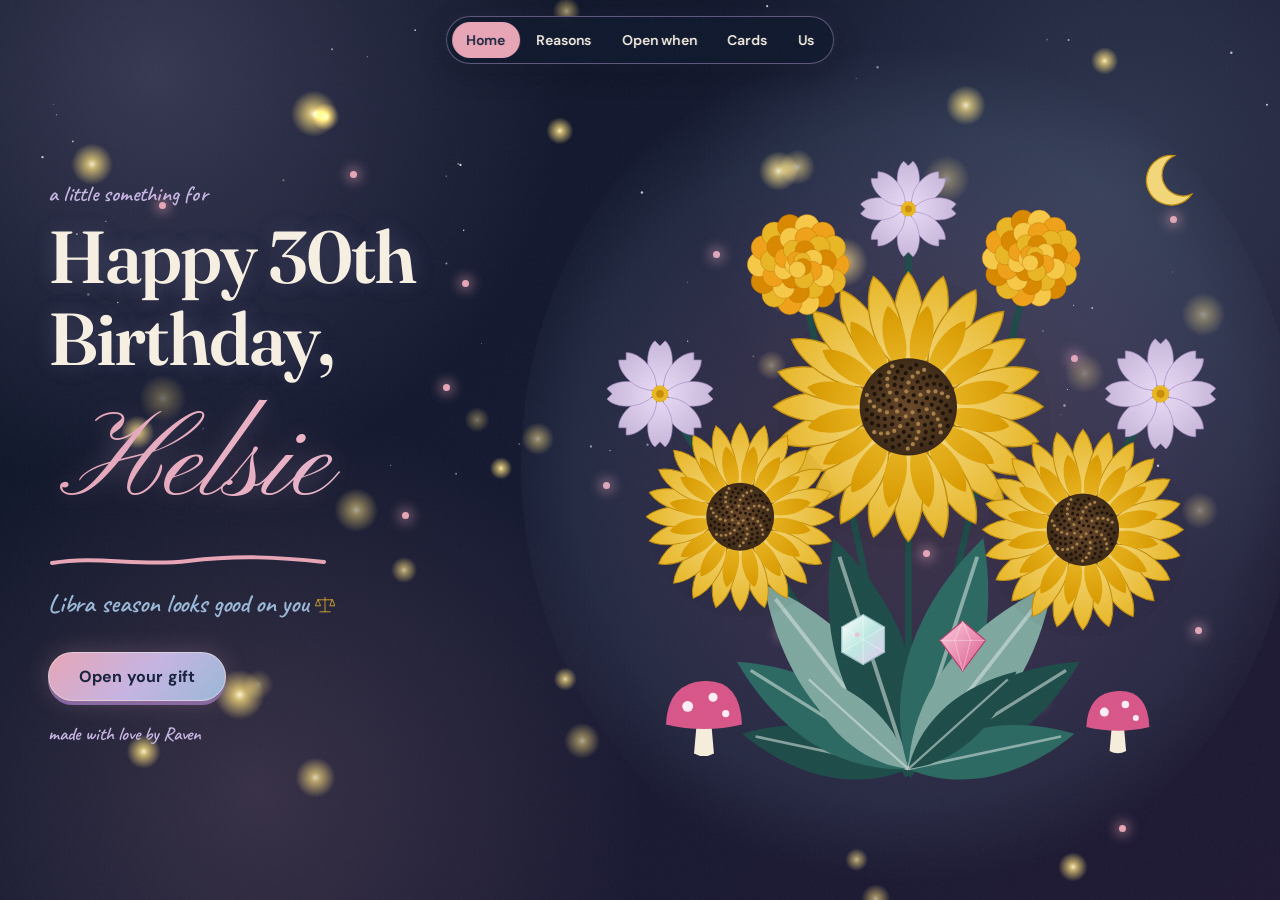
<file: index.html>
<!DOCTYPE html>
<html lang="en">

<head>
    <meta charset="utf-8">
    <meta name="viewport" content="width=device-width,initial-scale=1,viewport-fit=cover">
    <meta name="robots" content="noindex">
    <meta name="theme-color" content="#0b1a2b">
    <title>Happy 30th, Helsie</title>
    <meta name="description" content="A little something for a very special birthday.">
    <meta property="og:title" content="Happy 30th Birthday!">
    <meta property="og:description" content="Open your gift.">
    <meta property="og:type" content="website">
    <link rel="icon" href="favicon.svg" type="image/svg+xml">
    <link rel="preconnect" href="https://fonts.googleapis.com">
    <link rel="preconnect" href="https://fonts.gstatic.com" crossorigin>
    <link
        href="https://fonts.googleapis.com/css2?family=Pinyon+Script&family=Caveat:wght@500;700&family=Cormorant+Garamond:ital,wght@0,500;0,600;1,500;1,600&family=Lora:ital@0;1&display=swap"
        rel="stylesheet">
    <link rel="stylesheet" href="style.css">
</head>

<body>
    <svg width="0" height="0" style="position:absolute" aria-hidden="true">
        <defs id="df"></defs>
    </svg>
    <nav aria-label="Pages"><a href="index.html" class="on">Home</a><a href="reasons.html">Reasons</a><a
            href="open-when.html">Open when</a><a href="cards.html">Cards</a><a href="us.html">Us</a></nav>
    <header id="top">
        <div id="art" role="img" aria-label="A bouquet of sunflowers and gems under the moon"></div>
        <div class="txt">
            <p class="cap fu" style="--d:1.2s">a little something for</p>
            <h1 class="fu" style="--d:1.4s">Happy 30th Birthday,<span class="nm" id="nm"></span></h1>
            <svg class="ul fu" style="--d:1.5s" viewBox="0 0 280 16" aria-hidden="true">
                <path pathLength="1" d="M4 10C50 2 90 14 140 8S230 4 276 9" />
            </svg>
            <p class="hw lib fu" style="--d:1.8s">Libra season looks good on you <svg viewBox="-50 -50 100 100"
                    aria-hidden="true">
                    <use href="#sc" x="-50" y="-50" width="100" height="100" />
                </svg></p>
            <button class="btn fu" style="--d:2.1s" id="go">Open your gift</button>
            <p class="hw by fu" style="--d:2.4s">made with love by <span id="by"></span></p>
        </div>
    </header>
    <script src="data.js"></script>
    <script src="app.js"></script>
</body>

</html>
</file>
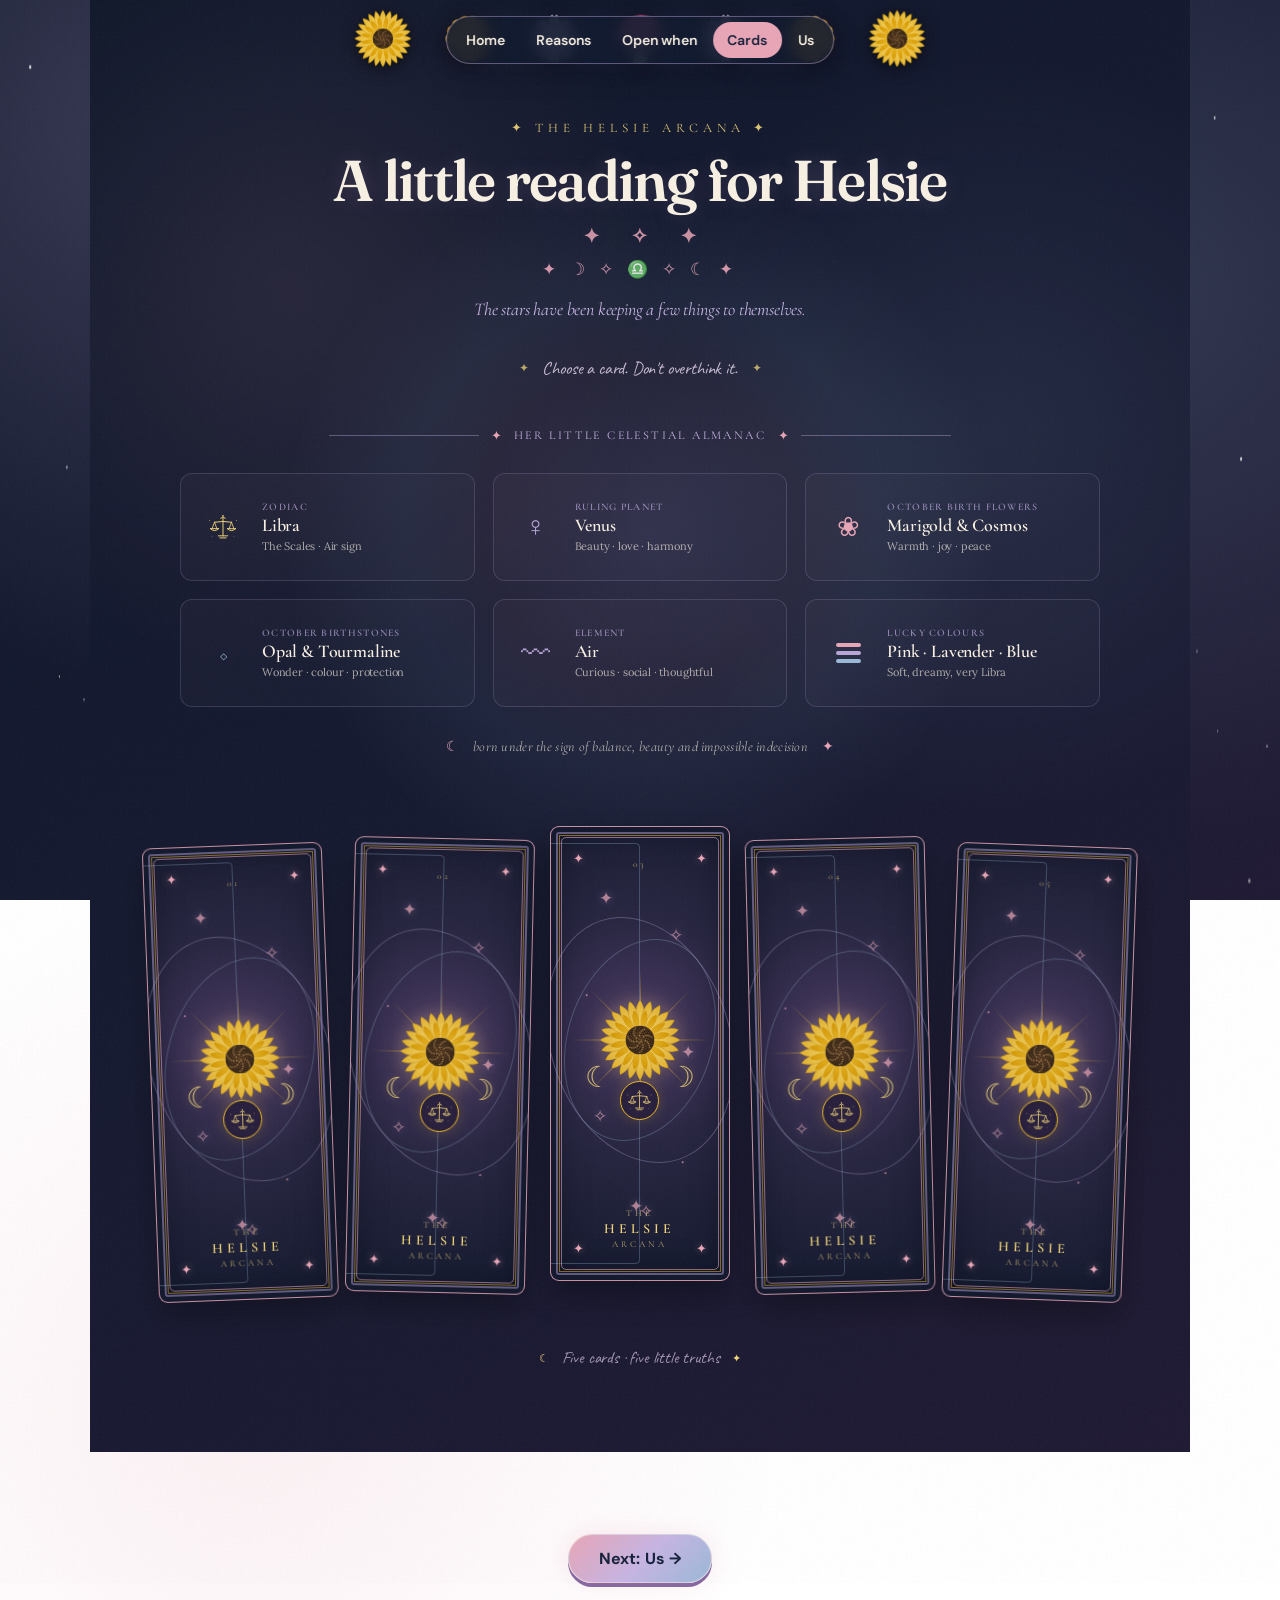
<file: cards.html>
<!DOCTYPE html>
<html lang="en">

<head>

    <meta charset="utf-8">

    <meta
        name="viewport"
        content="width=device-width,initial-scale=1,viewport-fit=cover">

    <meta
        name="robots"
        content="noindex">

    <meta
        name="theme-color"
        content="#17182d">

    <title>Happy 30th, Helsie · Your Reading</title>

    <link
        rel="icon"
        href="favicon.svg"
        type="image/svg+xml">

    <link
        href="https://fonts.googleapis.com/css2?family=Pinyon+Script&family=Caveat:wght@500;600;700&family=Cormorant+Garamond:ital,wght@0,500;0,600;1,500;1,600&family=Lora:ital@0;1&display=swap"
        rel="stylesheet">

    <link
        rel="stylesheet"
        href="style.css">

</head>


<body>

    <!-- =====================================================
         SVG DEFINITIONS
         app.js populates #df with the site's illustrations
         ===================================================== -->

    <svg
        width="0"
        height="0"
        style="position:absolute"
        aria-hidden="true">

        <defs id="df"></defs>

    </svg>


    <!-- =====================================================
         NAVIGATION
         ===================================================== -->

    <nav aria-label="Pages">

        <a href="index.html">
            Home
        </a>

        <a href="reasons.html">
            Reasons
        </a>

        <a href="open-when.html">
            Open when
        </a>

        <a
            href="cards.html"
            class="on">
            Cards
        </a>

        <a href="us.html">
            Us
        </a>

    </nav>


    <!-- =====================================================
         TAROT READING
         ===================================================== -->

    <section
        id="cards"
        class="rv pg">

        <div id="gar"></div>


        <!-- =================================================
             INTRO
             ================================================= -->

        <div class="tarot-intro">

            <p class="tarot-kicker">
                ✦ THE HELSIE ARCANA ✦
            </p>

            <h2>
                A little reading for Helsie
            </h2>

            <p class="sub">
                The stars have been keeping a few things to themselves.
            </p>

            <div class="tarot-instruction">

                <span class="instruction-star">
                    ✦
                </span>

                <span>
                    Choose a card. Don't overthink it.
                </span>

                <span class="instruction-star">
                    ✦
                </span>

            </div>

        </div>


        <!-- =================================================
             LIBRA / OCTOBER ALMANAC
             ================================================= -->

        <div class="libra-almanac">


            <!-- heading -->

            <div class="almanac-heading">

                <span class="almanac-line"></span>

                <span class="almanac-star">
                    ✦
                </span>

                <span class="almanac-label">
                    HER LITTLE CELESTIAL ALMANAC
                </span>

                <span class="almanac-star">
                    ✦
                </span>

                <span class="almanac-line"></span>

            </div>


            <!-- information grid -->

            <div class="almanac-grid">


                <!-- =========================================
                     LIBRA
                     ========================================= -->

                <div class="almanac-item">

                    <div
                        class="almanac-icon libra-icon"
                        aria-hidden="true">
                    </div>

                    <div class="almanac-text">

                        <small>
                            ZODIAC
                        </small>

                        <strong>
                            Libra
                        </strong>

                        <p>
                            The Scales · Air sign
                        </p>

                    </div>

                </div>


                <!-- =========================================
                     RULING PLANET
                     ========================================= -->

                <div class="almanac-item">

                    <div
                        class="almanac-icon planet-icon"
                        aria-hidden="true">

                        ♀

                    </div>

                    <div class="almanac-text">

                        <small>
                            RULING PLANET
                        </small>

                        <strong>
                            Venus
                        </strong>

                        <p>
                            Beauty · love · harmony
                        </p>

                    </div>

                </div>


                <!-- =========================================
                     BIRTH FLOWERS
                     ========================================= -->

                <div class="almanac-item">

                    <div
                        class="almanac-icon flower-icon"
                        aria-hidden="true">

                        ❀

                    </div>

                    <div class="almanac-text">

                        <small>
                            OCTOBER BIRTH FLOWERS
                        </small>

                        <strong>
                            Marigold &amp; Cosmos
                        </strong>

                        <p>
                            Warmth · joy · peace
                        </p>

                    </div>

                </div>


                <!-- =========================================
                     BIRTHSTONES
                     ========================================= -->

                <div class="almanac-item">

                    <div
                        class="almanac-icon gem-icon"
                        aria-hidden="true">

                        ◇

                    </div>

                    <div class="almanac-text">

                        <small>
                            OCTOBER BIRTHSTONES
                        </small>

                        <strong>
                            Opal &amp; Tourmaline
                        </strong>

                        <p>
                            Wonder · colour · protection
                        </p>

                    </div>

                </div>


                <!-- =========================================
                     ELEMENT
                     ========================================= -->

                <div class="almanac-item">

                    <div
                        class="almanac-icon element-icon"
                        aria-hidden="true">

                        〰

                    </div>

                    <div class="almanac-text">

                        <small>
                            ELEMENT
                        </small>

                        <strong>
                            Air
                        </strong>

                        <p>
                            Curious · social · thoughtful
                        </p>

                    </div>

                </div>


                <!-- =========================================
                     LUCKY COLOURS
                     ========================================= -->

                <div class="almanac-item">

                    <div
                        class="almanac-icon colour-icon"
                        aria-hidden="true">

                        <i></i>
                        <i></i>
                        <i></i>

                    </div>

                    <div class="almanac-text">

                        <small>
                            LUCKY COLOURS
                        </small>

                        <strong>
                            Pink · Lavender · Blue
                        </strong>

                        <p>
                            Soft, dreamy, very Libra
                        </p>

                    </div>

                </div>

            </div>


            <!-- little handwritten note -->

            <div class="almanac-note">

                <span>
                    ☾
                </span>

                <em>
                    born under the sign of balance,
                    beauty and impossible indecision
                </em>

                <span>
                    ✦
                </span>

            </div>

        </div>


        <!-- =================================================
             TAROT DECK
             ================================================= -->

        <div
            class="deck"
            id="deck"
            aria-label="Helsie's birthday tarot reading">

        </div>


        <!-- =================================================
             DECK FOOTER
             ================================================= -->

        <div class="tarot-footer-note">

            <span>
                ☾
            </span>

            <span>
                Five cards · five little truths
            </span>

            <span>
                ✦
            </span>

        </div>

    </section>


    <!-- =====================================================
         NEXT PAGE
         ===================================================== -->

    <p class="nx">

        <a
            class="btn"
            href="us.html">

            Next: Us →

        </a>

    </p>


    <!-- =====================================================
         MODAL / SHARED SITE ELEMENT
         ===================================================== -->

    <div
        class="bd"
        id="bd">

        <div
            class="card sh"
            id="sh">
        </div>

    </div>


    <!-- =====================================================
         DATA + APP
         IMPORTANT: data.js MUST LOAD BEFORE app.js
         ===================================================== -->

    <script src="data.js"></script>

    <script src="app.js"></script>


    <!-- =====================================================
         LIBRA ALMANAC SVG
         Uses the same Libra symbol created by app.js
         ===================================================== -->

    <script>

        document.addEventListener('DOMContentLoaded', () => {

            const libraIcon =
                document.querySelector('.libra-icon');

            if (
                libraIcon &&
                typeof ic === 'function'
            ) {

                libraIcon.innerHTML =
                    ic('libra', 31);

            }

        });

    </script>


</body>

</html>
</file>
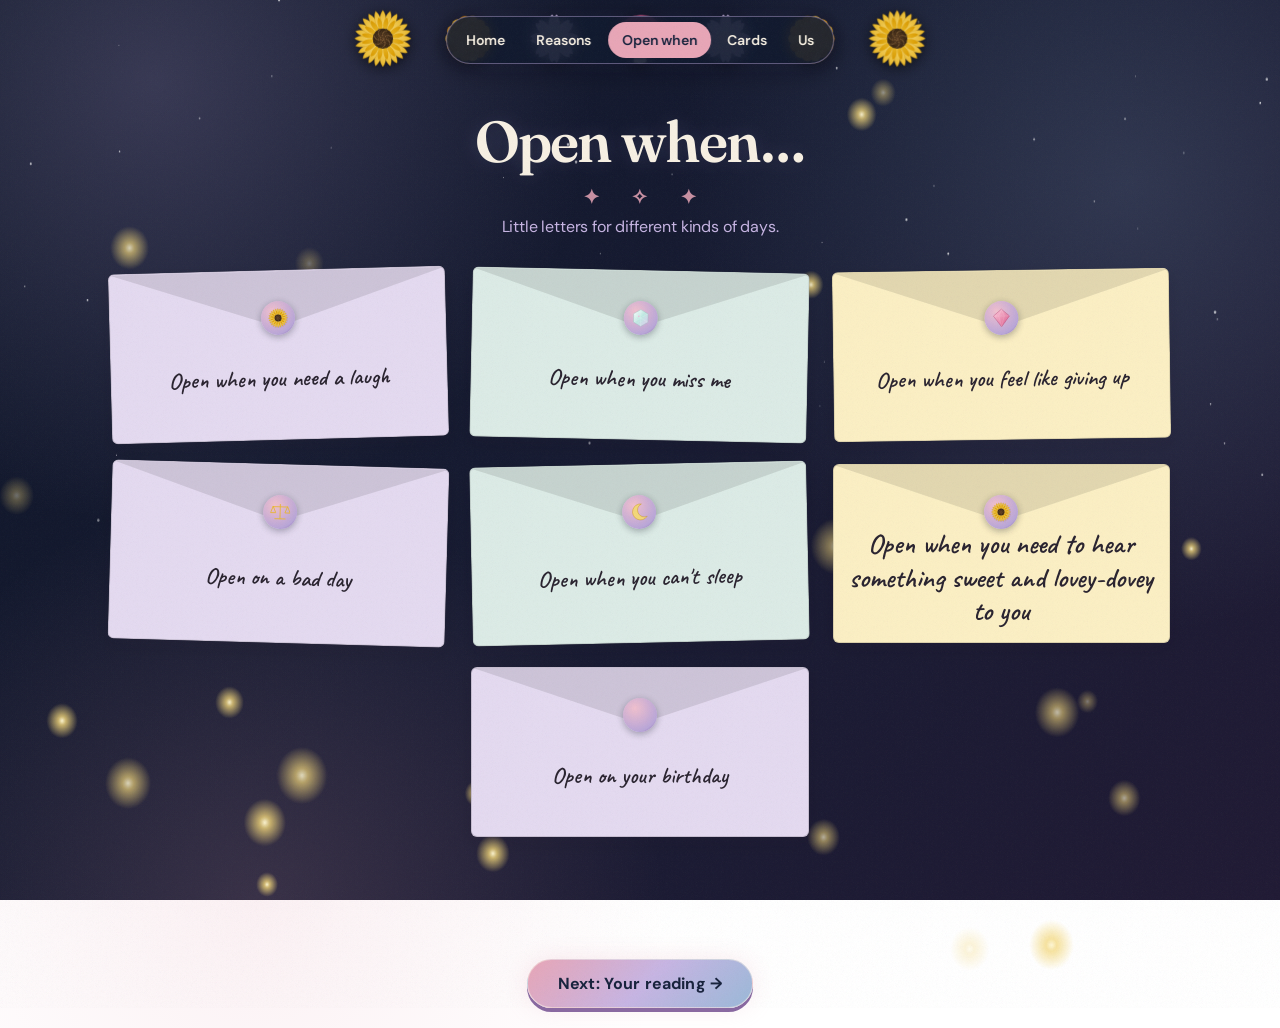
<file: open-when.html>
<!DOCTYPE html>
<html lang="en">

<head>
    <meta charset="utf-8">
    <meta name="viewport" content="width=device-width,initial-scale=1,viewport-fit=cover">
    <meta name="robots" content="noindex">
    <meta name="theme-color" content="#0b1a2b">
    <title>Happy 30th, Helsie · Open when</title>
    <link rel="icon" href="favicon.svg" type="image/svg+xml">
    <link
        href="https://fonts.googleapis.com/css2?family=Pinyon+Script&family=Caveat:wght@500;700&family=Cormorant+Garamond:ital,wght@0,500;0,600;1,500;1,600&family=Lora:ital@0;1&display=swap"
        rel="stylesheet">
    <link rel="stylesheet" href="style.css">
</head>

<body>
    <svg width="0" height="0" style="position:absolute">
        <defs id="df"></defs>
    </svg>
    <nav aria-label="Pages"><a href="index.html">Home</a><a href="reasons.html">Reasons</a><a href="open-when.html"
            class=on>Open when</a><a href="cards.html">Cards</a><a href="us.html">Us</a></nav>
    <section id="open" class="rv pg">
        <div id="gar"></div>
        <h2>Open when…</h2>
        <p class="sub">Little letters for different kinds of days.</p>
        <div id="env"></div>
    </section>
    <p class="nx"><a class="btn" href="cards.html">Next: Your reading →</a></p>
    <div class="bd" id="bd">
        <div class="card sh" id="sh"></div>
    </div>
    <script src="data.js"></script>
    <script src="app.js"></script>
</body>

</html>
</file>
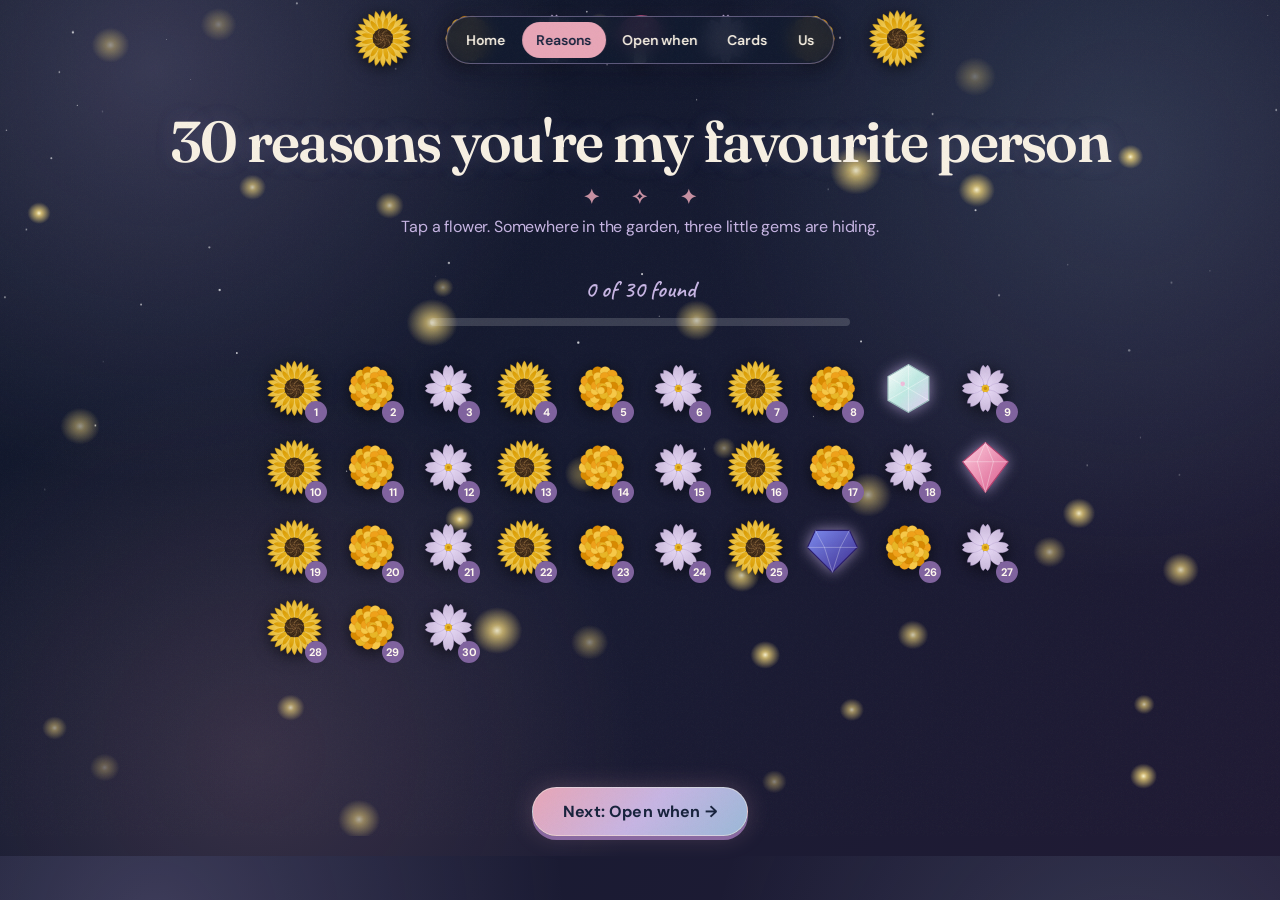
<file: reasons.html>
<!DOCTYPE html>
<html lang="en">

<head>
    <meta charset="utf-8">
    <meta name="viewport" content="width=device-width,initial-scale=1,viewport-fit=cover">
    <meta name="robots" content="noindex">
    <meta name="theme-color" content="#0b1a2b">
    <title>Happy 30th, Helsie · Reasons</title>
    <link rel="icon" href="favicon.svg" type="image/svg+xml">
    <link
        href="https://fonts.googleapis.com/css2?family=Pinyon+Script&family=Caveat:wght@500;700&family=Cormorant+Garamond:ital,wght@0,500;0,600;1,500;1,600&family=Lora:ital@0;1&display=swap"
        rel="stylesheet">
    <link rel="stylesheet" href="style.css">
</head>

<body>
    <svg width="0" height="0" style="position:absolute">
        <defs id="df"></defs>
    </svg>
    <nav aria-label="Pages"><a href="index.html">Home</a><a href="reasons.html" class=on>Reasons</a><a
            href="open-when.html">Open when</a><a href="cards.html">Cards</a><a href="us.html">Us</a></nav>
    <section id="reasons" class="rv pg">
        <div id="gar"></div>
        <h2>30 reasons you're my favourite person</h2>
        <p class="sub">Tap a flower. Somewhere in the garden, three little gems are hiding.</p>
        <p class="pr hw" id="prog">0 of 30 found</p>
        <div class="bar"><b id="pb"></b></div>
        <div id="grid"></div>
    </section>
    <p class="nx"><a class="btn" href="open-when.html">Next: Open when →</a></p>
    <div class="bd" id="bd">
        <div class="card sh" id="sh"></div>
    </div>
    <script src="data.js"></script>
    <script src="app.js"></script>
</body>

</html>
</file>
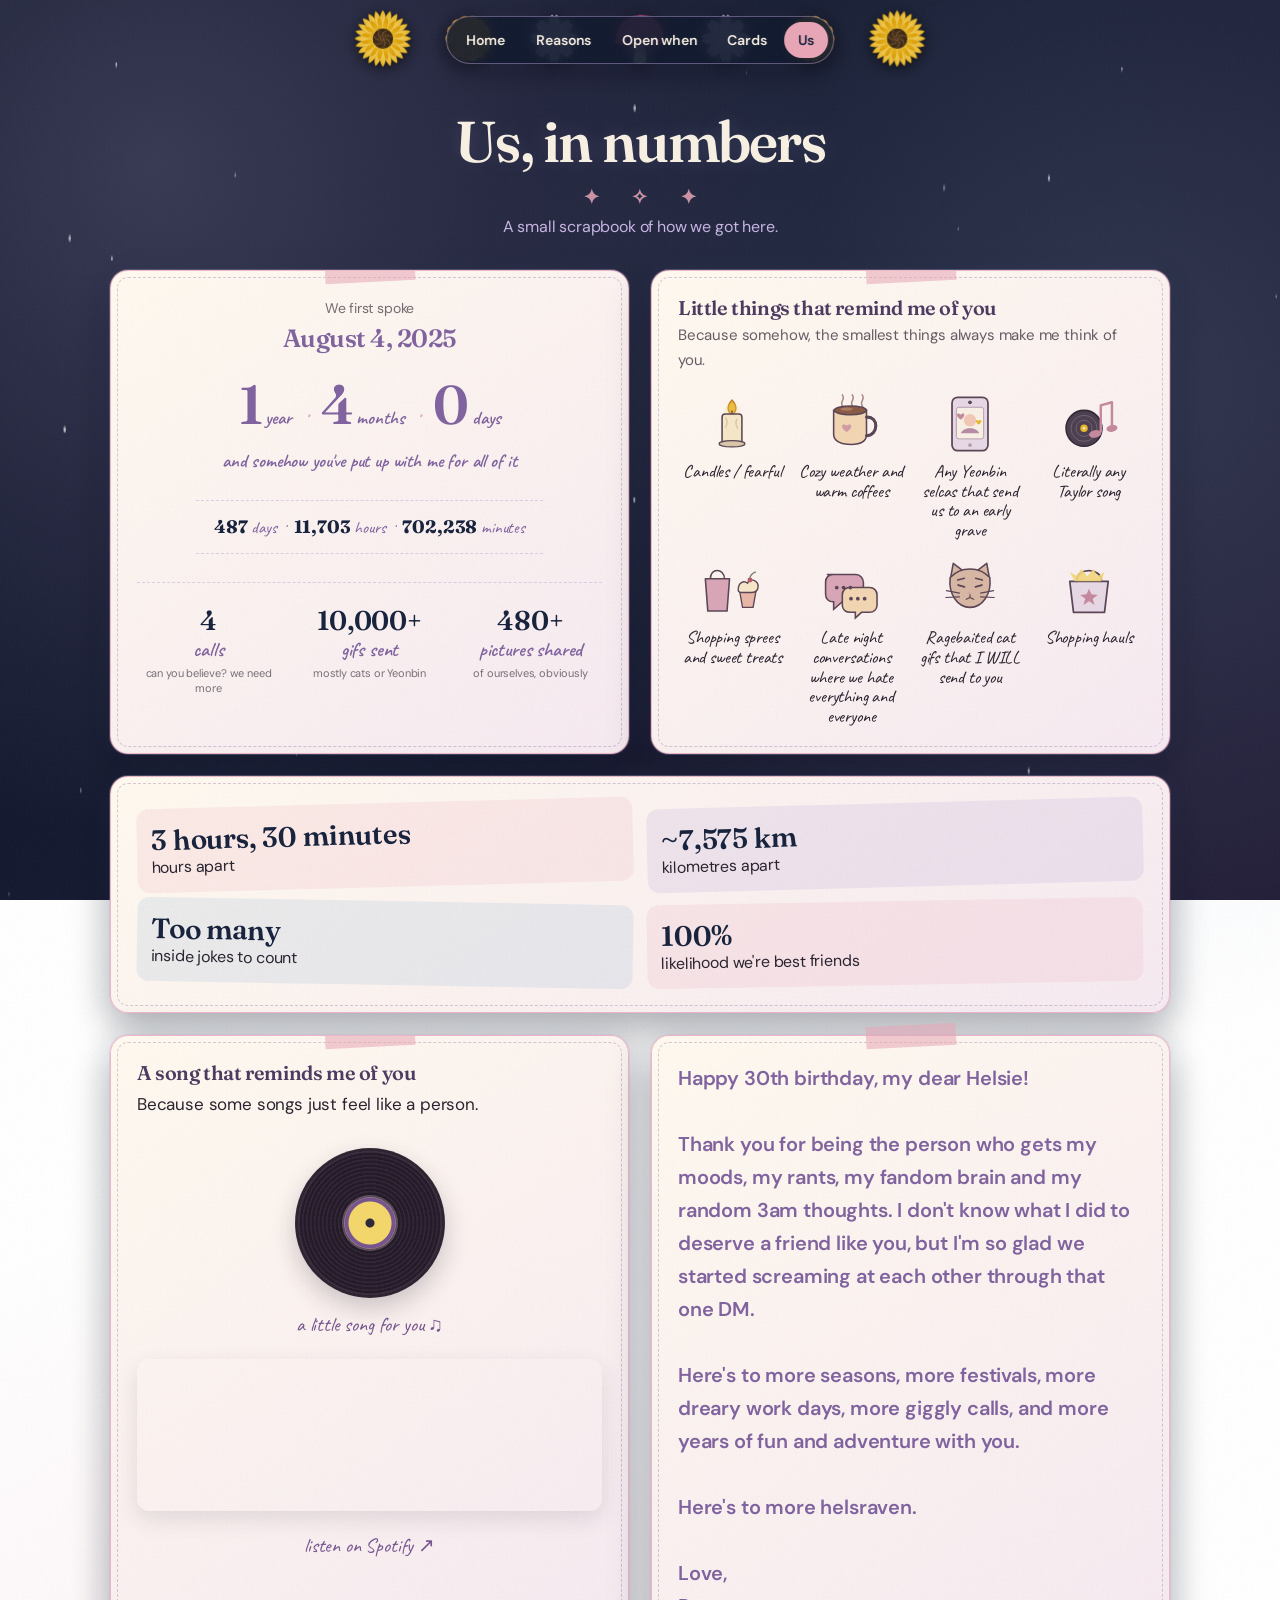
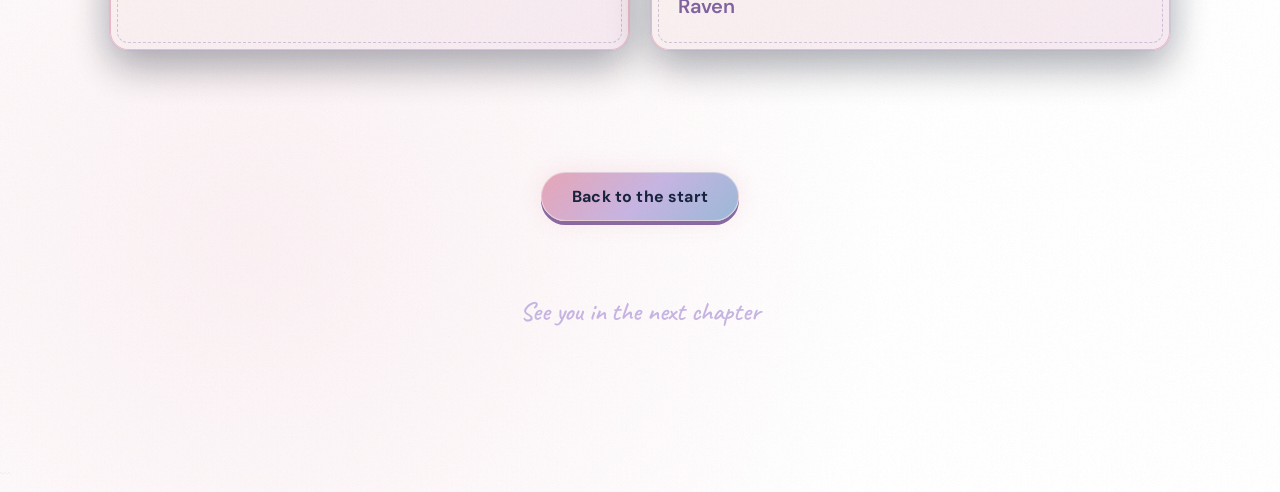
<file: us.html>
<!DOCTYPE html>
<html lang="en">

<head>
    <meta charset="utf-8">
    <meta name="viewport" content="width=device-width,initial-scale=1,viewport-fit=cover">
    <meta name="robots" content="noindex">
    <meta name="theme-color" content="#0b1a2b">

    <title>Happy 30th, Helsie · Us</title>

    <link rel="icon" href="favicon.svg" type="image/svg+xml">

    <link
        href="https://fonts.googleapis.com/css2?family=Pinyon+Script&family=Caveat:wght@500;700&family=Cormorant+Garamond:ital,wght@0,500;0,600;1,500;1,600&family=Lora:ital@0;1&display=swap"
        rel="stylesheet">

    <link rel="stylesheet" href="style.css">

    <style>
        /* =========================================
           MUSIC CARD
           ========================================= */

        .music-card {
            overflow: hidden;
        }

        .music-heading {
            margin-bottom: 18px;
        }

        .music-heading h3 {
            margin-bottom: 6px;
        }

        .music-heading p {
            margin-top: 0;
        }


        /* =========================================
           VINYL
           ========================================= */

        .rec {
            display: flex;
            flex-direction: column;
            align-items: center;
            gap: 18px;
            padding: 12px 0 4px;
        }

        .vin {
            position: relative;

            width: 150px;
            height: 150px;

            border-radius: 50%;

            background:
                repeating-radial-gradient(
                    circle at center,
                    #241b28 0px,
                    #241b28 2px,
                    #332638 3px,
                    #332638 4px
                );

            box-shadow:
                0 10px 24px rgba(45, 30, 50, 0.22),
                inset 0 0 0 5px rgba(255, 255, 255, 0.04);

            /*
             * Decorative movement only.
             * It is intentionally independent of
             * Spotify playback.
             */
            animation: vinylSpin 8s linear infinite;

            flex-shrink: 0;
        }


        /* Vinyl label */

        .vin::before {
            content: "";

            position: absolute;

            width: 52px;
            height: 52px;

            left: 50%;
            top: 50%;

            transform: translate(-50%, -50%);

            border-radius: 50%;

            background:
                radial-gradient(
                    circle at center,
                    #302938 0 4px,
                    #f4d76b 5px 21px,
                    #76558f 22px 25px,
                    #c9949c 26px 100%
                );

            box-shadow:
                0 0 0 2px rgba(255, 248, 232, 0.2);
        }


        /* Centre hole */

        .vin::after {
            content: "";

            position: absolute;

            width: 7px;
            height: 7px;

            left: 50%;
            top: 50%;

            transform: translate(-50%, -50%);

            border-radius: 50%;

            background: #302938;

            z-index: 2;
        }


        /* Vinyl rotation */

        @keyframes vinylSpin {

            from {
                transform: rotate(0deg);
            }

            to {
                transform: rotate(360deg);
            }

        }


        /* =========================================
           LITTLE RECORD NOTE
           ========================================= */

        .record-note {
            font-family: "Caveat", cursive;
            font-size: 20px;
            color: #76558f;
            margin-top: -8px;
        }


        /* =========================================
           SPOTIFY
           ========================================= */

        .spotify-wrap {
            width: 100%;
            max-width: 520px;

            overflow: hidden;

            border-radius: 12px;

            box-shadow:
                0 8px 22px rgba(48, 41, 56, 0.12);
        }

        .spotify-wrap iframe {
            display: block;

            width: 100%;
            height: 152px;

            border: 0;
        }


        .spotify-link {
            font-family: "Caveat", cursive;
            font-size: 20px;

            color: #76558f;

            text-decoration: none;

            transition:
                color 0.2s ease,
                transform 0.2s ease;
        }

        .spotify-link:hover {
            color: #4b315c;
            transform: translateY(-1px);
        }


        /* =========================================
           MOBILE
           ========================================= */

        @media (max-width: 600px) {

            .vin {
                width: 125px;
                height: 125px;
            }

            .vin::before {
                width: 44px;
                height: 44px;
            }

            .spotify-wrap iframe {
                height: 152px;
            }

        }


        /* =========================================
           ACCESSIBILITY
           ========================================= */

        @media (prefers-reduced-motion: reduce) {

            .vin {
                animation: none;
            }

        }
    </style>

</head>


<body>

    <!-- SVG definitions used by app.js -->

    <svg
        width="0"
        height="0"
        style="position:absolute"
        aria-hidden="true">

        <defs id="df"></defs>

    </svg>


    <!-- =========================================
         NAVIGATION
         ========================================= -->

    <nav aria-label="Pages">

        <a href="index.html">
            Home
        </a>

        <a href="reasons.html">
            Reasons
        </a>

        <a href="open-when.html">
            Open when
        </a>

        <a href="cards.html">
            Cards
        </a>

        <a href="us.html" class="on">
            Us
        </a>

    </nav>


    <!-- =========================================
         US SECTION
         ========================================= -->

    <section id="us" class="rv pg">

        <div id="gar"></div>


        <h2>
            Us, in numbers
        </h2>

        <p class="sub">
            A small scrapbook of how we got here.
        </p>


        <div class="bento">


            <!-- =================================
                 DAYS
                 ================================= -->

<div class="card tp friendship-stats">

    <div class="stats-heading">
        <p>We first spoke</p>
        <h3>August 4, 2025</h3>
    </div>

    <div class="time-main">

        <div class="time-unit">
            <span id="years">0</span>
            <small>year</small>
        </div>

        <div class="time-divider">·</div>

        <div class="time-unit">
            <span id="months">0</span>
            <small>months</small>
        </div>

        <div class="time-divider">·</div>

        <div class="time-unit">
            <span id="remaining-days">0</span>
            <small>days</small>
        </div>

    </div>

    <p class="time-caption">
        and somehow you've put up with me for all of it
    </p>


    <div class="time-total">

        <span>
            <b id="total-days">0</b> days
        </span>

        <span>·</span>

        <span>
            <b id="total-hours">0</b> hours
        </span>

        <span>·</span>

        <span>
            <b id="total-minutes">0</b> minutes
        </span>

    </div>


    <div class="friendship-numbers">

        <div class="friend-stat">
            <div class="stat-number">4</div>
            <div class="stat-label">calls</div>
            <div class="stat-note">
                can you believe? we need more
            </div>
        </div>

        <div class="friend-stat">
            <div class="stat-number">10,000+</div>
            <div class="stat-label">gifs sent</div>
            <div class="stat-note">
                mostly cats or Yeonbin
            </div>
        </div>

        <div class="friend-stat">
            <div class="stat-number">480+</div>
            <div class="stat-label">pictures shared</div>
            <div class="stat-note">
                of ourselves, obviously
            </div>
        </div>

    </div>

</div>


<div class="card tp little-things">
    <h3>Little things that remind me of you</h3>

    <p class="little-intro">
        Because somehow, the smallest things always make me think of you.
    </p>

    <div class="things-grid">

        <div class="thing">
            <div class="thing-art">
                <svg viewBox="-50 -50 100 100">
                    <use href="#candle" x="-50" y="-50" width="100" height="100"></use>
                </svg>
            </div>
            <span>Candles / fearful</span>
        </div>

        <div class="thing">
            <div class="thing-art">
                <svg viewBox="-50 -50 100 100">
                    <use href="#coffee" x="-50" y="-50" width="100" height="100"></use>
                </svg>
            </div>
            <span>Cozy weather and warm coffees</span>
        </div>

        <div class="thing">
            <div class="thing-art">
                <svg viewBox="-50 -50 100 100">
                    <use href="#phone" x="-50" y="-50" width="100" height="100"></use>
                </svg>
            </div>
            <span>Any Yeonbin selcas that send us to an early grave</span>
        </div>

        <div class="thing">
            <div class="thing-art">
                <svg viewBox="-50 -50 100 100">
                    <use href="#music" x="-50" y="-50" width="100" height="100"></use>
                </svg>
            </div>
            <span>Literally any Taylor song</span>
        </div>

        <div class="thing">
            <div class="thing-art">
                <svg viewBox="-50 -50 100 100">
                    <use href="#treats" x="-50" y="-50" width="100" height="100"></use>
                </svg>
            </div>
            <span>Shopping sprees and sweet treats</span>
        </div>

        <div class="thing">
            <div class="thing-art">
                <svg viewBox="-50 -50 100 100">
                    <use href="#chat" x="-50" y="-50" width="100" height="100"></use>
                </svg>
            </div>
            <span>Late night conversations where we hate everything and everyone</span>
        </div>

        <div class="thing">
            <div class="thing-art">
                <svg viewBox="-50 -50 100 100">
                    <use href="#cat" x="-50" y="-50" width="100" height="100"></use>
                </svg>
            </div>
            <span>Ragebaited cat gifs that I WILL send to you</span>
        </div>

        <div class="thing">
            <div class="thing-art">
                <svg viewBox="-50 -50 100 100">
                    <use href="#shopping" x="-50" y="-50" width="100" height="100"></use>
                </svg>
            </div>
            <span>Shopping hauls</span>
        </div>

    </div>
</div>


            <!-- =================================
                 STATS
                 ================================= -->

            <div class="card wide">

                <div class="st">

                    <div style="--r:-1.5deg">
                        <b id="hrs"></b>
                        hours apart
                    </div>

                    <div style="--r:-1.5deg">
                        <b id="kilometres"></b>
                        kilometres apart
                    </div>

                    <div style="--r:1deg">
                        <b>Too many</b>
                        inside jokes to count
                    </div>

                    <div style="--r:-1deg">
                        <b>100%</b>
                        likelihood we're best friends
                    </div>

                </div>

            </div>


            <!-- =================================
                 MUSIC
                 ================================= -->

            <div class="card tp music-card">

                <div class="music-heading">

                    <h3>
                        A song that reminds me of you
                    </h3>

                    <p>
                        Because some songs just feel like a person.
                    </p>

                </div>


                <div class="rec">


                    <!-- VINYL -->

                    <div
                        class="vin"
                        id="vinyl"
                        aria-hidden="true">
                    </div>


                    <span class="record-note">
                        a little song for you ♫
                    </span>


                    <!-- SPOTIFY EMBED -->

                    <div class="spotify-wrap">

                        <iframe
                            id="spotifyPlayer"
                            title="Spotify player"
                            src="https://open.spotify.com/embed/track/7y0C2c0wVLUivXy6kUM0nQ?utm_source=generator&theme=0"
                            width="100%"
                            height="152"
                            frameborder="0"
                            allowfullscreen
                            allow="autoplay; clipboard-write; encrypted-media; fullscreen; picture-in-picture"
                            loading="lazy">
                        </iframe>

                    </div>


                    <!-- DIRECT SPOTIFY LINK -->

                    <a
                        class="spotify-link"
                        id="sg"
                        href="https://open.spotify.com/track/7y0C2c0wVLUivXy6kUM0nQ"
                        target="_blank"
                        rel="noopener">

                        listen on Spotify ↗

                    </a>

                </div>

            </div>


            <!-- =================================
                 FINAL MESSAGE
                 ================================= -->

            <div class="card tp">

                <p
                    class="hw fin"
                    id="fm">
                </p>

            </div>


        </div>

    </section>


    <!-- =========================================
         BACK TO START
         ========================================= -->

    <p class="nx">

        <a
            class="btn"
            href="index.html">

            Back to the start

        </a>

    </p>


    <!-- =========================================
         FOOTER
         ========================================= -->

    <footer>

        <p
            class="hw"
            style="font-size:26px">

            See you in the next chapter

        </p>

    </footer>


    <!-- =========================================
         MODAL
         ========================================= -->

    <div
        class="bd"
        id="bd">

        <div
            class="card sh"
            id="sh">
        </div>

    </div>


    <!-- =========================================
         EXISTING APP
         ========================================= -->
<script src="data.js"></script>
    <script src="app.js"></script>

</body>

</html>
```
</file>
<file: style.css>
@import url("https://fonts.googleapis.com/css2?family=Caveat:wght@500;600;700&family=DM+Sans:wght@400;500;600;700&family=Fraunces:opsz,wght@9..144,500;9..144,600;9..144,700&family=Pinyon+Script&display=swap");

:root {
    --forest: #1F4D4A;
    --sage: #7FA8A0;
    --mist: #DCE8E3;
    --plum: #6B4C7A;
    --lilac: #C9B8DA;
    --gold: #E9B726;
    --honey: #F3D77A;
    --parch: #F6EEDC;
    --ink: #2A2430
}

* {
    box-sizing: border-box;
    margin: 0
}

html {
    scroll-behavior: smooth
}

body {
    font: 18px/1.65 Lora, serif;
    color: var(--ink);
    overflow-x: hidden;
    background: radial-gradient(circle at 12% 8%, #e5dcf0 0, transparent 32%), radial-gradient(circle at 90% 30%, var(--mist) 0, transparent 35%), radial-gradient(circle at 20% 75%, #f8e7a8 0, transparent 28%), var(--parch)
}

body:after {
    content: "";
    position: fixed;
    inset: 0;
    pointer-events: none;
    z-index: 60;
    opacity: .09;
    background: url("data:image/svg+xml,%3Csvg xmlns='http://www.w3.org/2000/svg' width='200' height='200'%3E%3Cfilter id='n'%3E%3CfeTurbulence baseFrequency='.8' numOctaves='2'/%3E%3C/filter%3E%3Crect width='200' height='200' filter='url(%23n)'/%3E%3C/svg%3E")
}

h1,
h2,
h3 {
    font-family: 'Cormorant Garamond', serif;
    font-weight: 600;
    line-height: 1.1
}

.hw {
    font-family: Caveat, cursive;
    font-weight: 500
}

nav {
    position: fixed;
    z-index: 30;
    left: 50%;
    transform: translateX(-50%);
    bottom: max(14px, env(safe-area-inset-bottom));
    display: flex;
    gap: 2px;
    padding: 5px;
    border-radius: 99px;
    background: #f6eedcf0;
    backdrop-filter: blur(8px);
    border: 1px solid #dccfa9;
    box-shadow: 0 6px 20px #2a243022
}

nav a {
    color: var(--forest);
    text-decoration: none;
    font: 600 17px 'Cormorant Garamond', serif;
    padding: 9px 14px;
    border-radius: 99px;
    white-space: nowrap
}

nav a:hover,
nav a:focus-visible {
    background: var(--forest);
    color: var(--parch);
    outline: 0
}

@media(min-width:900px) {
    nav {
        bottom: auto;
        top: 16px
    }
}

#top {
    position: relative;
    min-height: 100dvh;
    max-width: 1300px;
    margin: auto;
    padding: 24px 24px 90px;
    display: grid;
    align-items: center;
    justify-items: center;
    text-align: center;
    overflow: hidden
}

#art {
    height: 38dvh;
    width: 100%;
    order: -1;
    max-width: 420px
}

#art svg {
    width: 100%;
    height: 100%;
    overflow: visible
}

.txt {
    max-width: 560px
}

.cap {
    font: italic 500 18px 'Cormorant Garamond', serif;
    color: var(--plum);
    letter-spacing: .04em
}

h1 {
    font-size: clamp(2.1rem, 6vw, 4.6rem);
    margin: 8px 0 2px
}

.nm {
    display: block;
    font-style: italic;
    color: var(--plum);
    font-size: clamp(3rem, 12vw, 6.5rem);
    line-height: 1
}

.ul {
    width: min(280px, 70%);
    height: 16px;
    display: block;
    margin: 2px auto 14px
}

.ul path {
    stroke: var(--gold);
    stroke-width: 4;
    fill: none;
    stroke-linecap: round;
    stroke-dasharray: 1;
    stroke-dashoffset: 1;
    animation: dr 1.2s 1.6s forwards
}

@keyframes dr {
    to {
        stroke-dashoffset: 0
    }
}

.lib {
    font-size: 26px;
    color: var(--forest)
}

.lib svg {
    width: 20px;
    vertical-align: -3px
}

.btn {
    margin-top: 26px;
    font: 600 20px 'Cormorant Garamond', serif;
    background: var(--forest);
    color: var(--parch);
    border: 2px solid var(--gold);
    border-radius: 99px;
    padding: 13px 30px;
    cursor: pointer;
    box-shadow: 0 5px 0 #14332f;
    animation: br 3s 3s infinite
}

.btn:hover {
    transform: translateY(-2px)
}

@keyframes br {
    50% {
        transform: scale(1.04)
    }
}

.by {
    margin-top: 18px;
    font-size: 19px;
    color: var(--plum)
}

@media(min-width:900px) {
    #top {
        grid-template-columns: 1fr 1.25fr;
        text-align: left;
        justify-items: start;
        padding: 70px 48px 40px;
        gap: 20px
    }

    .txt {
        justify-self: center
    }

    #art {
        order: 2;
        height: 80dvh;
        max-width: none
    }

    .ul {
        margin-left: 0
    }
}

.fu {
    animation: fu .9s var(--d, 0s) both
}

@keyframes fu {
    from {
        opacity: 0;
        transform: translateY(18px)
    }
}

.pop {
    transform-box: fill-box;
    transform-origin: center;
    animation: pp .9s cubic-bezier(.3, 1.5, .5, 1) var(--d, 0s) both
}

@keyframes pp {
    from {
        transform: scale(0) rotate(-40deg)
    }
}

.sw {
    transform-box: fill-box;
    transform-origin: 50% 100%;
    animation: sw var(--t, 5s) ease-in-out var(--d2, 0s) infinite alternate
}

@keyframes sw {
    from {
        transform: rotate(-3deg)
    }

    to {
        transform: rotate(3deg)
    }
}

.ff,
.pt {
    position: absolute;
    pointer-events: none
}

.ff {
    width: 7px;
    height: 7px;
    border-radius: 50%;
    background: var(--gold);
    box-shadow: 0 0 12px 4px #f3d77a;
    animation: ff var(--t) ease-in-out infinite
}

@keyframes ff {

    0%,
    100% {
        transform: translate(0, 0);
        opacity: .2
    }

    50% {
        transform: translate(var(--x), -60px);
        opacity: 1
    }
}

.pt {
    top: -30px;
    width: 14px;
    height: 14px;
    border-radius: 50% 0;
    background: var(--c);
    animation: fl var(--t) linear var(--d) infinite
}

@keyframes fl {
    to {
        transform: translate(60px, 110dvh) rotate(500deg)
    }
}

section {
    max-width: 1100px;
    margin: auto;
    padding: 90px 20px 40px;
    scroll-margin-top: 60px
}

h2 {
    font-size: clamp(2.2rem, 5vw, 3.6rem);
    text-align: center
}

.sub {
    text-align: center;
    color: var(--plum);
    margin: 6px 0 30px;
    font-style: italic
}

.rv {
    opacity: 0;
    transform: translateY(20px);
    transition: .8s
}

.rv.on {
    opacity: 1;
    transform: none
}

.card {
    position: relative;
    background: #fbf5e6;
    border: 1.5px solid var(--gold);
    border-radius: 18px;
    box-shadow: 0 8px 24px #2a243020;
    outline: 1px dashed #6b4c7a55;
    outline-offset: -8px;
    padding: 26px
}

.tp:before {
    content: "";
    position: absolute;
    top: -11px;
    left: 50%;
    width: 90px;
    height: 22px;
    background: #f3d77abf;
    transform: translateX(-50%) rotate(-3deg)
}

#grid {
    display: grid;
    grid-template-columns: repeat(auto-fill, minmax(64px, 1fr));
    gap: 8px;
    max-width: 760px;
    margin: auto
}

.fl {
    position: relative;
    aspect-ratio: 1;
    border: 0;
    background: none;
    cursor: pointer;
    border-radius: 50%;
    transition: .3s
}

.fl:hover {
    transform: scale(1.12) rotate(6deg)
}

.fl svg {
    width: 100%;
    height: 100%;
    overflow: visible
}

.fl i {
    position: absolute;
    right: 2px;
    bottom: 2px;
    font: 600 12px Lora;
    font-style: normal;
    background: var(--forest);
    color: var(--parch);
    border-radius: 50%;
    width: 22px;
    height: 22px;
    display: grid;
    place-items: center
}

.fl.o {
    box-shadow: 0 0 0 3px var(--gold);
    background: #f3d77a55
}

.gem svg {
    filter: drop-shadow(0 0 5px #c9b8da)
}

.bar {
    max-width: 420px;
    height: 8px;
    border-radius: 9px;
    background: #e2d6b6;
    margin: 8px auto 28px;
    overflow: hidden
}

.bar b {
    display: block;
    height: 100%;
    width: 0;
    background: linear-gradient(90deg, var(--sage), var(--gold));
    transition: .5s
}

.pr {
    text-align: center;
    font-size: 24px;
    color: var(--forest)
}

#env {
    display: grid;
    grid-template-columns: 1fr 1fr;
    gap: 22px 16px
}

@media(min-width:800px) {
    #env {
        grid-template-columns: repeat(3, 1fr);
        gap: 30px
    }
}

.env {
    position: relative;
    min-height: 170px;
    border: 1px solid #0002;
    border-radius: 6px;
    padding: 62px 12px 14px;
    background: var(--c);
    cursor: pointer;
    font: 500 23px/1.15 Caveat;
    color: var(--ink);
    transform: rotate(var(--r));
    transition: .3s;
    box-shadow: 0 6px 16px #2a243024
}

.env:hover {
    transform: rotate(0) translateY(-5px)
}

.env:before {
    content: "";
    position: absolute;
    left: 0;
    right: 0;
    top: 0;
    height: 56px;
    background: #0000000d;
    clip-path: polygon(0 0, 100% 0, 50% 100%)
}

.env em {
    position: absolute;
    left: 50%;
    top: 30px;
    width: 34px;
    height: 34px;
    margin-left: -17px;
    border-radius: 50%;
    background: radial-gradient(#f0c94a, #b98a10);
    display: grid;
    place-items: center;
    box-shadow: 0 2px 5px #0004
}

.env em svg {
    width: 20px
}

.env.o:after {
    content: "✓";
    position: absolute;
    right: 10px;
    bottom: 6px;
    color: var(--forest)
}

.env.wd {
    grid-column: 1/-1;
    min-height: 140px;
    font-size: 28px
}

.deck {
    display: flex;
    gap: 16px;
    overflow-x: auto;
    scroll-snap-type: x mandatory;
    padding: 10px 4px 20px
}

.t {
    flex: 0 0 min(76vw, 260px);
    height: 430px;
    perspective: 1000px;
    scroll-snap-align: center;
    cursor: pointer
}

@media(min-width:1000px) {
    .deck {
        display: grid;
        grid-template-columns: repeat(5, 1fr);
        overflow: visible
    }

    .t:hover {
        transform: translateY(-8px)
    }
}

.t {
    transition: .3s
}

.ti {
    position: relative;
    width: 100%;
    height: 100%;
    transition: transform .9s;
    transform-style: preserve-3d
}

.t.f .ti {
    transform: rotateY(180deg)
}

.fa,
.ba {
    position: absolute;
    inset: 0;
    border-radius: 16px;
    backface-visibility: hidden;
    display: flex;
    flex-direction: column;
    align-items: center;
    justify-content: center;
    text-align: center;
    padding: 22px;
    border: 2px solid var(--gold);
    box-shadow: 0 10px 24px #2a243030
}

.ba {
    background: var(--forest);
    color: var(--honey);
    outline: 1px solid #e9b72688;
    outline-offset: -10px
}

.ba svg {
    width: 110px
}

.fa {
    background: #fbf5e6;
    transform: rotateY(180deg)
}

.fa small {
    font: italic 500 18px 'Cormorant Garamond';
    color: var(--plum)
}

.fa svg {
    width: 96px;
    margin: 10px 0
}

.fa h3 {
    font-size: 28px;
    color: var(--forest)
}

.fa p {
    font-size: 16px;
    font-style: italic;
    margin-top: 8px;
    line-height: 1.5
}

.bento {
    display: grid;
    gap: 22px
}

@media(min-width:900px) {
    .bento {
        grid-template-columns: 1fr 1fr
    }

    .wide {
        grid-column: 1/-1
    }
}

.big {
    font: 600 clamp(3.4rem, 10vw, 5rem)/1 'Cormorant Garamond';
    color: var(--plum)
}

.st {
    display: grid;
    grid-template-columns: 1fr 1fr;
    gap: 14px
}

.st div {
    background: var(--mist);
    border-radius: 12px;
    padding: 14px;
    font-size: 16px;
    line-height: 1.4;
    transform: rotate(var(--r))
}

.st b {
    display: block;
    font: 600 28px 'Cormorant Garamond';
    color: var(--forest)
}

.tl {
    display: flex;
    align-items: flex-start;
    gap: 12px;
    margin: 12px 0
}

.tl svg {
    width: 34px;
    flex: none
}

.rec {
    display: flex;
    gap: 20px;
    align-items: center
}

.vin {
    width: 110px;
    height: 110px;
    flex: none;
    border-radius: 50%;
    background: radial-gradient(circle, var(--gold) 0 18%, #2a2430 19% 100%);
    box-shadow: 0 0 0 4px #14332f;
    animation: sp 6s linear infinite
}

@keyframes sp {
    to {
        transform: rotate(360deg)
    }
}

.fin {
    font-size: 20px;
    line-height: 1.35;
    color: var(--forest)
}

.bd {
    position: fixed;
    inset: 0;
    z-index: 70;
    background: #2a243088;
    display: none;
    align-items: flex-end;
    justify-content: center
}

.bd.on {
    display: flex
}

.sh {
    width: 100%;
    max-width: 560px;
    max-height: 82dvh;
    overflow: auto;
    border-radius: 22px 22px 0 0;
    animation: fu .4s;
    text-align: center;
    padding: 34px 28px 30px
}

@media(min-width:800px) {
    .bd {
        align-items: center
    }

    .sh {
        border-radius: 22px
    }
}

.sh small {
    display: block;
    font: 500 24px Caveat;
    color: var(--plum)
}

.sh p {
    font: 600 clamp(1.5rem, 4vw, 2rem)/1.3 'Cormorant Garamond'
}

.sh .hw {
    font-size: 28px;
    line-height: 1.35
}

.x {
    position: absolute;
    top: 8px;
    right: 12px;
    border: 0;
    background: none;
    font-size: 28px;
    cursor: pointer;
    color: var(--forest)
}

.bp {
    position: fixed;
    z-index: 80;
    width: 12px;
    height: 12px;
    border-radius: 50% 0;
    pointer-events: none
}

footer {
    text-align: center;
    padding: 50px 20px 130px;
    color: var(--plum)
}

button:focus-visible {
    outline: 3px solid var(--plum);
    outline-offset: 3px
}

@media(prefers-reduced-motion:reduce) {
    * {
        animation: none !important;
        transition: none !important
    }

    .ul path {
        stroke-dashoffset: 0
    }
}

body {
    animation: fu .7s both
}

nav a.on {
    background: var(--forest);
    color: var(--parch)
}

.pg {
    padding-top: 110px
}

#gar {
    max-width: 600px;
    margin: 0 auto 8px
}

#gar svg {
    width: 100%;
    overflow: visible
}

.nx {
    text-align: center;
    margin: 56px 0 20px
}

.nx .btn {
    display: inline-block;
    text-decoration: none;
    animation: none
}

/* ===== faerie layer: twilight garden, parchment letters ===== */
@view-transition {
    navigation: auto
}

:root {
    --dew: #bfe9e2;
    --fae: #d9c6ef
}

body {
    color: #efe6cf;
    background: radial-gradient(ellipse 70% 40% at 85% 0, #3a2f5c99, transparent 70%), radial-gradient(ellipse 80% 50% at 10% 100%, #2d6a6355, transparent 70%), linear-gradient(#0b1a2b, #102a2d 55%, #173f38) fixed
}

body:after {
    opacity: .05
}

#fx {
    position: fixed;
    inset: 0;
    width: 100%;
    height: 100%;
    z-index: 0;
    pointer-events: none
}

header,
section,
footer,
.nx {
    position: relative;
    z-index: 1
}

h1,
h2 {
    color: var(--parch);
    text-shadow: 0 0 26px #f3d77a40
}

h2:after {
    content: "✦ ✧ ✦";
    display: block;
    font-size: .34em;
    letter-spacing: .7em;
    margin: 12px 0 0 .7em;
    color: var(--honey);
    opacity: .85
}

.card {
    color: var(--ink);
    background: linear-gradient(160deg, #fbf5e6, #f3e8cb);
    box-shadow: 0 0 0 1px #f3d77a40, 0 16px 40px #0007, 0 0 46px #f3d77a1a
}

.card h3,
.fa h3 {
    color: var(--forest)
}

.fa {
    color: var(--ink)
}

.cap,
.by,
.sub,
footer {
    color: var(--fae)
}

.lib {
    color: var(--dew)
}

.pr {
    color: var(--honey)
}

.nm {
    font: 400 clamp(3.8rem, 15vw, 7.6rem)/1.3 'Pinyon Script', cursive;
    padding: .05em .1em;
    background: linear-gradient(100deg, #f3d77a, #fff6cf 40%, #e9b726 60%, #f3d77a) 0 0/200% 100%;
    -webkit-background-clip: text;
    background-clip: text;
    color: transparent;
    filter: drop-shadow(0 0 16px #e9b72655);
    animation: shim 6s linear infinite
}

@keyframes shim {
    to {
        background-position: -200% 0
    }
}

.btn {
    background: linear-gradient(#f7e08f, #e9b726);
    color: #2b1d08;
    border: 0;
    box-shadow: 0 0 28px #e9b7267a, 0 4px 0 #a87a0b
}

.btn.fu {
    animation: fu .9s var(--d, 0s) both, br 3s 3.4s ease-in-out infinite
}

nav {
    background: #0f1f2cd9;
    border-color: #f3d77a55;
    max-width: calc(100vw - 12px)
}

nav a {
    color: var(--parch)
}

nav a:hover,
nav a:focus-visible,
nav a.on {
    background: var(--honey);
    color: #2b1d08
}

@media(max-width:520px) {
    nav a {
        font-size: 15px;
        padding: 8px 9px
    }
}

#art {
    position: relative;
    isolation: isolate
}

#art:before {
    content: "";
    position: absolute;
    inset: -10%;
    z-index: -1;
    border-radius: 50%;
    background: radial-gradient(circle, #f3d77a38, #c9b8da22 45%, transparent 70%);
    animation: hl 7s ease-in-out infinite alternate
}

@keyframes hl {
    to {
        transform: scale(1.1);
        opacity: .65
    }
}

#art svg {
    animation: bob 8s ease-in-out infinite alternate
}

@keyframes bob {
    to {
        transform: translateY(-8px)
    }
}

#gar svg,
.fl svg {
    filter: drop-shadow(0 3px 8px #0009)
}

.bar {
    background: #ffffff22
}

.env:before {
    background: #0000001a
}

.bd {
    background: #050d14b3;
    backdrop-filter: blur(3px)
}

.sh {
    animation: fu .4s
}

.sh p {
    color: var(--forest)
}

@media(hover:none) {

    .fl:hover,
    .btn:hover,
    .t:hover {
        transform: none
    }

    .env:hover {
        transform: rotate(var(--r))
    }
}


/* =========================================================
   CUTE + WHIMSICAL + READABLE TYPOGRAPHY
   Final typography overrides
   ========================================================= */

body {
    font-family: "DM Sans", sans-serif;
    font-size: 17px;
    line-height: 1.65;
    letter-spacing: -0.01em;
}

h1,
h2,
h3 {
    font-family: "Fraunces", serif;
    font-weight: 600;
    line-height: 1.12;
    letter-spacing: -0.025em;
}

h2 {
    font-weight: 600;
    letter-spacing: -0.03em;
}

.sub {
    font-family: "DM Sans", sans-serif;
    font-size: 16px;
    font-style: normal;
    line-height: 1.6;
}

nav a {
    font-family: "DM Sans", sans-serif;
    font-size: 14px;
    font-weight: 600;
    letter-spacing: 0.01em;
}

.btn {
    font-family: "DM Sans", sans-serif;
    font-size: 16px;
    font-weight: 700;
    letter-spacing: 0.01em;
}

.cap {
    font-family: "Caveat", cursive;
    font-size: 22px;
    font-weight: 600;
    font-style: normal;
    letter-spacing: 0.01em;
}

.hw {
    font-family: "Caveat", cursive;
    font-weight: 600;
}

.nm {
    font-family: "Pinyon Script", cursive;
    font-weight: 400;
    letter-spacing: 0;
}

.card p {
    font-family: "DM Sans", sans-serif;
    line-height: 1.65;
}

.card h3 {
    font-family: "Fraunces", serif;
    font-weight: 600;
    letter-spacing: -0.02em;
}

.fl i {
    font-family: "DM Sans", sans-serif;
    font-size: 11px;
    font-weight: 700;
}

.env {
    font-family: "Caveat", cursive;
    font-size: 23px;
    font-weight: 600;
    line-height: 1.2;
}

.fa h3 {
    font-family: "Fraunces", serif;
    font-weight: 600;
}

.fa small {
    font-family: "Caveat", cursive;
    font-size: 21px;
    font-weight: 600;
    font-style: normal;
}

.fa p {
    font-family: "DM Sans", sans-serif;
    font-size: 15px;
    line-height: 1.6;
}

.big {
    font-family: "Fraunces", serif;
    font-weight: 600;
    letter-spacing: -0.04em;
}

.st div {
    font-family: "DM Sans", sans-serif;
}

.st b {
    font-family: "Fraunces", serif;
    font-weight: 600;
}

.tl p {
    font-family: "DM Sans", sans-serif;
    font-size: 15px;
    line-height: 1.55;
}

.fin {
    font-family: "Caveat", cursive;
    font-weight: 600;
        line-height: 1.7;
    white-space: pre-line;
}

.sh small {
    font-family: "Caveat", cursive;
    font-size: 22px;
    font-weight: 600;
}

.sh p {
    font-family: "Fraunces", serif;
    font-weight: 600;
    line-height: 1.35;
}

footer .hw {
    font-family: "Caveat", cursive;
    font-weight: 600;
}

@media (max-width: 600px) {
    body {
        font-size: 16px;
        line-height: 1.65;
    }

    h2 {
        font-size: clamp(2.1rem, 10vw, 3rem);
    }

    .sub {
        font-size: 15px;
    }

    nav a {
        font-size: 13px;
    }

    .btn {
        font-size: 15px;
    }

    .env {
        font-size: 21px;
    }
}
/* Little things that remind me of you */

.little-things {
    overflow: hidden;
}

.little-intro {
    margin: 4px 0 20px;
    font-size: 15px;
    opacity: .72;
}

.things-grid {
    display: grid;
    grid-template-columns: repeat(4, 1fr);
    gap: 18px 10px;
    margin-top: 8px;
}

.thing {
    display: flex;
    flex-direction: column;
    align-items: center;
    text-align: center;
    gap: 7px;
}

.thing-art {
    width: 62px;
    height: 62px;
    display: grid;
    place-items: center;
    transition: transform .25s ease;
}

.thing-art svg {
    width: 100%;
    height: 100%;
    overflow: visible;
}

.thing:hover .thing-art {
    transform: translateY(-4px) rotate(-2deg);
}

.thing span {
    font-family: "Caveat", cursive;
    font-size: 18px;
    line-height: 1.1;
    color: var(--ink, #302938);
}

@media (max-width: 600px) {
    .things-grid {
        grid-template-columns: repeat(2, 1fr);
        gap: 20px 12px;
    }

    .thing-art {
        width: 58px;
        height: 58px;
    }

    .thing span {
        font-size: 17px;
    }
}
/* =================================
   FRIENDSHIP COUNTER
   ================================= */

.friendship-stats {
    text-align: center;
    overflow: hidden;
}


/* Heading */

.stats-heading p {
    margin: 0 0 4px;
    font-family: "DM Sans", sans-serif;
    font-size: 14px;
    opacity: .65;
}

.stats-heading h3 {
    margin: 0;
    font-family: "Fraunces", serif;
    font-size: 25px;
    font-weight: 600;
    color: var(--forest);
}


/* Main calendar counter */

.time-main {
    display: flex;
    justify-content: center;
    align-items: baseline;
    gap: 12px;
    margin: 26px 0 8px;
}

.time-unit {
    display: flex;
    align-items: baseline;
    gap: 5px;
}

.time-unit span {
    font-family: "Fraunces", serif;
    font-size: clamp(2.2rem, 7vw, 3.4rem);
    font-weight: 600;
    line-height: 1;
    letter-spacing: -.04em;
    color: var(--plum);
}

.time-unit small {
    font-family: "Caveat", cursive;
    font-size: 19px;
    font-weight: 600;
    color: var(--plum);
}

.time-divider {
    font-family: "Caveat", cursive;
    font-size: 28px;
    color: var(--gold);
}


/* Little handwritten caption */

.time-caption {
    margin: 0;
    font-family: "Caveat", cursive !important;
    font-size: 19px !important;
    font-weight: 600;
    color: var(--plum);
}


/* Total elapsed time */

.time-total {
    display: flex;
    justify-content: center;
    flex-wrap: wrap;
    gap: 7px;
    margin: 22px auto 0;
    padding: 11px 18px;
    width: fit-content;
    max-width: 100%;
    border-top: 1px dashed #6B4C7A55;
    border-bottom: 1px dashed #6B4C7A55;

    font-family: "Caveat", cursive;
    font-size: 17px;
    color: var(--plum);
}

.time-total b {
    font-family: "Fraunces", serif;
    font-size: 18px;
    color: var(--forest);
}


/* Friendship statistics */

.friendship-numbers {
    display: grid;
    grid-template-columns: repeat(3, 1fr);
    gap: 18px;
    margin-top: 28px;
    padding-top: 24px;
    border-top: 1px dashed #6B4C7A55;
}

.friend-stat {
    display: flex;
    flex-direction: column;
    align-items: center;
    text-align: center;
}

.stat-number {
    font-family: "Fraunces", serif;
    font-size: 27px;
    font-weight: 600;
    line-height: 1;
    color: var(--forest);
}

.stat-label {
    margin-top: 5px;
    font-family: "Caveat", cursive;
    font-size: 20px;
    font-weight: 600;
    line-height: 1.1;
    color: var(--plum);
}

.stat-note {
    max-width: 150px;
    margin-top: 5px;
    font-family: "DM Sans", sans-serif;
    font-size: 11px;
    line-height: 1.4;
    color: var(--ink);
    opacity: .62;
}


/* =================================
   MOBILE
   ================================= */

@media (max-width: 600px) {

    .friendship-stats {
        padding: 22px 16px;
    }

    .stats-heading h3 {
        font-size: 22px;
    }

    .time-main {
        gap: 7px;
        margin-top: 22px;
    }

    .time-unit {
        gap: 3px;
    }

    .time-unit span {
        font-size: clamp(1.8rem, 9vw, 2.7rem);
    }

    .time-unit small {
        font-size: 16px;
    }

    .time-divider {
        font-size: 22px;
    }

    .time-caption {
        font-size: 17px !important;
    }

    .time-total {
        font-size: 15px;
        padding: 9px 12px;
        gap: 5px;
    }

    .time-total b {
        font-size: 16px;
    }

    .friendship-numbers {
        grid-template-columns: 1fr;
        gap: 20px;
        margin-top: 24px;
    }

    .stat-number {
        font-size: 25px;
    }

    .stat-label {
        font-size: 19px;
    }

    .stat-note {
        max-width: 220px;
    }
}
/* =========================================================
   CELESTIAL TAROT DECK
   ========================================================= */

#cards {
    position: relative;
    min-height: 100vh;
    padding-bottom: 80px;
    overflow: hidden;
}

/* -----------------------------------------
   Magical reading atmosphere
   ----------------------------------------- */

#cards::before {
    content: "";
    position: absolute;
    width: 700px;
    height: 700px;
    left: 50%;
    top: 180px;
    transform: translateX(-50%);
    background:
        radial-gradient(
            circle,
            rgba(201, 184, 218, .13) 0%,
            rgba(107, 76, 122, .08) 35%,
            transparent 70%
        );
    pointer-events: none;
    z-index: -1;
}

#cards h2 {
    position: relative;
    margin-bottom: 8px;
    color: #f7eedc;
    text-shadow:
        0 0 18px rgba(233,183,38,.15),
        0 2px 3px rgba(0,0,0,.2);
}

#cards .sub {
    color: #d8c6e5;
    font-family: "Cormorant Garamond", serif;
    font-size: 18px;
    font-style: italic;
}

/* little celestial separator */

#cards .sub::before {
    content: "✦   ☽   ✧   ♎   ✧   ☾   ✦";
    display: block;
    margin-bottom: 12px;
    color: #e9b726;
    font-family: "Cormorant Garamond", serif;
    font-size: 17px;
    font-style: normal;
    letter-spacing: 5px;
    opacity: .9;
}


/* -----------------------------------------
   DECK
   ----------------------------------------- */

.deck {
    position: relative;
    display: grid;
    grid-template-columns: repeat(5, minmax(0, 1fr));
    gap: 22px;
    max-width: 1080px;
    margin: 42px auto 0;
    padding: 20px 8px 55px;
    overflow: visible;
    perspective: 1600px;
}


/* -----------------------------------------
   Individual cards
   ----------------------------------------- */

.t {
    position: relative;
    height: 455px;
    perspective: 1400px;
    cursor: pointer;
    transition:
        transform .45s cubic-bezier(.2,.8,.2,1),
        filter .35s ease;
}

.t:nth-child(1) {
    transform: rotate(-2.2deg) translateY(10px);
}

.t:nth-child(2) {
    transform: rotate(1.3deg) translateY(3px);
}

.t:nth-child(3) {
    transform: translateY(-8px);
}

.t:nth-child(4) {
    transform: rotate(-1.4deg) translateY(3px);
}

.t:nth-child(5) {
    transform: rotate(2.1deg) translateY(10px);
}

.t:hover {
    transform:
        translateY(-18px)
        rotate(0deg)
        scale(1.025);

    z-index: 10;
    filter:
        drop-shadow(0 18px 25px rgba(0,0,0,.35))
        drop-shadow(0 0 18px rgba(233,183,38,.12));
}


/* -----------------------------------------
   Card shell
   ----------------------------------------- */

.ti {
    position: relative;
    width: 100%;
    height: 100%;
    transform-style: preserve-3d;
    transition:
        transform 1s cubic-bezier(.2,.75,.2,1);
}

.t.f .ti {
    transform: rotateY(180deg);
}


/* -----------------------------------------
   BOTH SIDES
   ----------------------------------------- */

.ba,
.fa {
    position: absolute;
    inset: 0;

    border-radius: 8px;

    backface-visibility: hidden;

    overflow: hidden;

    display: flex;
    flex-direction: column;
    align-items: center;
    justify-content: center;

    text-align: center;

    padding: 24px;

    box-sizing: border-box;

    box-shadow:
        0 14px 30px rgba(0,0,0,.28),
        0 2px 5px rgba(0,0,0,.2);

    /* outer antique edge */
    border: 1px solid #d9a928;
}


/* Inner tarot frame */

.ba::before,
.fa::before {
    content: "";
    position: absolute;
    inset: 8px;

    border: 1px solid rgba(233,183,38,.75);
    border-radius: 5px;

    pointer-events: none;
}


/* Ornate inner frame */

.ba::after,
.fa::after {
    content: "✦";
    position: absolute;

    top: 12px;
    left: 50%;

    transform: translateX(-50%);

    color: #e9b726;
    font-size: 10px;

    opacity: .9;
}


/* -----------------------------------------
   CARD BACK
   ----------------------------------------- */

.ba {
    background:
        radial-gradient(
            circle at center,
            #4f315f 0%,
            #2a203f 45%,
            #17182e 100%
        );

    color: #f3d77a;
}


/* celestial pattern */

.ba {
    background-image:
        radial-gradient(circle at 20% 20%, #e9b72655 0 1px, transparent 1.5px),
        radial-gradient(circle at 80% 25%, #e9b72666 0 1px, transparent 1.5px),
        radial-gradient(circle at 25% 75%, #e9b72655 0 1px, transparent 1.5px),
        radial-gradient(circle at 78% 82%, #e9b72666 0 1px, transparent 1.5px),
        radial-gradient(
            circle at center,
            #50345f 0%,
            #29203e 52%,
            #17182e 100%
        );
}


/* central medallion */

.ba::before {
    inset: 18px;
    border-color: #e9b72688;
}


/* make the existing artwork smaller and more mysterious */

.ba svg {
    width: 92px;
    height: 92px;
    opacity: .95;

    filter:
        drop-shadow(0 0 10px rgba(233,183,38,.28));
}

.ba .hw {
    color: #f3d77a !important;
    margin-top: 14px !important;
    font-family: "Cormorant Garamond", serif !important;
    letter-spacing: 3px;
}


/* -----------------------------------------
   TAROT FRONT
   ----------------------------------------- */

.fa {
    background:
        linear-gradient(
            145deg,
            #fff8e8 0%,
            #f5ead1 55%,
            #ead9b8 100%
        );

    color: #2a2430;

    transform: rotateY(180deg);
}


/* subtle paper texture */

.fa {
    background-image:
        radial-gradient(
            circle at 20% 20%,
            rgba(107,76,122,.05) 0 1px,
            transparent 1px
        ),
        radial-gradient(
            circle at 80% 70%,
            rgba(233,183,38,.06) 0 1px,
            transparent 1px
        ),
        linear-gradient(
            145deg,
            #fff8e8,
            #f5ead1
        );
}


/* number */

.fa small {
    position: absolute;
    top: 19px;
    left: 0;
    right: 0;

    font-family: "Cormorant Garamond", serif;
    font-size: 16px;
    font-weight: 600;
    font-style: normal;

    letter-spacing: 3px;
    text-transform: uppercase;

    color: #6b4c7a;
}


/* artwork */

.fa svg {
    width: 108px;
    height: 108px;
    margin: 16px 0 10px;

    filter:
        drop-shadow(0 4px 5px rgba(42,36,48,.12));
}


/* title */

.fa h3 {
    position: relative;

    margin: 5px 0 8px;

    font-family: "Cormorant Garamond", serif;
    font-size: 27px;
    line-height: 1.05;

    font-weight: 600;

    color: #402a4d;

    letter-spacing: .02em;
}


/* tiny ornamental divider */

.fa h3::after {
    content: "✦";
    display: block;

    margin: 8px auto 5px;

    font-size: 10px;

    color: #c49320;
}


/* interpretation */

.fa p {
    max-width: 210px;

    margin: 0;

    font-family: "Lora", serif;
    font-size: 14px;
    line-height: 1.55;
    font-style: italic;

    color: #423943;
}


/* -----------------------------------------
   CORNER ORNAMENTS
   ----------------------------------------- */

.ba,
.fa {
    --corner: #d9a928;
}

.ba::marker,
.fa::marker {
    color: var(--corner);
}


/* fake corner ornaments */

.ba > svg,
.fa > svg {
    position: relative;
    z-index: 2;
}


/* -----------------------------------------
   OPENED CARD
   ----------------------------------------- */

.t.f {
    filter:
        drop-shadow(0 22px 35px rgba(0,0,0,.38))
        drop-shadow(0 0 24px rgba(233,183,38,.18));
}


/* -----------------------------------------
   MOBILE
   ----------------------------------------- */

@media (max-width: 999px) {

    .deck {
        display: flex;
        gap: 18px;
        overflow-x: auto;
        padding: 24px 12px 55px;

        scroll-snap-type: x mandatory;

        scrollbar-width: none;
    }

    .deck::-webkit-scrollbar {
        display: none;
    }

    .t {
        flex: 0 0 min(76vw, 285px);
        height: 450px;

        scroll-snap-align: center;
    }

    .t:nth-child(1),
    .t:nth-child(2),
    .t:nth-child(3),
    .t:nth-child(4),
    .t:nth-child(5) {
        transform: none;
    }

    .t:hover {
        transform: translateY(-8px) scale(1.01);
    }
}

@media (max-width: 600px) {

    #cards h2 {
        font-size: clamp(2rem, 10vw, 3rem);
    }

    #cards .sub {
        font-size: 16px;
    }

    #cards .sub::before {
        letter-spacing: 2px;
        font-size: 14px;
    }

    .deck {
        margin-top: 28px;
    }

    .t {
        flex-basis: 78vw;
        height: 430px;
    }

    .fa h3 {
        font-size: 25px;
    }
}
/* =========================================================
   HELSIE ARCANA — MAGICAL TAROT CARDS
   ========================================================= */


/* ---------------------------------------------------------
   CARD BACK
   --------------------------------------------------------- */

.ba {
    position: absolute;
    inset: 0;

    overflow: hidden;

    background:
        radial-gradient(
            circle at 50% 48%,
            #62446f 0%,
            #402c50 25%,
            #28203d 58%,
            #17182d 100%
        );

    color: #f3d77a;

    border: 1px solid #e9b726;

    border-radius: 9px;

    box-shadow:
        inset 0 0 0 5px #17182d,
        inset 0 0 0 7px #e9b72688,
        inset 0 0 35px #0c0b1c88,
        0 15px 30px #00000044;
}


/* outer decorative frame */

.ba::before {
    content: "";

    position: absolute;

    inset: 11px;

    border: 1px solid #e9b726aa;

    border-radius: 5px;

    pointer-events: none;
}


/* second inner frame */

.ba::after {
    content: "";

    position: absolute;

    inset: 17px;

    border: 1px solid #e9b72644;

    border-radius: 4px;

    pointer-events: none;
}


/* ---------------------------------------------------------
   BACK CORNERS
   --------------------------------------------------------- */

.tarot-corner {
    position: absolute;

    z-index: 5;

    color: #f3d77a;

    font-size: 13px;

    text-shadow:
        0 0 7px #f3d77a66;
}

.tarot-corner.top-left {
    top: 21px;
    left: 22px;
}

.tarot-corner.top-right {
    top: 21px;
    right: 22px;
}

.tarot-corner.bottom-left {
    bottom: 21px;
    left: 22px;
}

.tarot-corner.bottom-right {
    bottom: 21px;
    right: 22px;
}


/* ---------------------------------------------------------
   BACK STARS
   --------------------------------------------------------- */

.tarot-stars {
    position: absolute;
    inset: 0;

    pointer-events: none;

    color: #f3d77a;
}

.tarot-stars .star {
    position: absolute;

    opacity: .7;

    text-shadow:
        0 0 8px #f3d77a66;
}

.tarot-stars .s1 {
    top: 55px;
    left: 48px;
}

.tarot-stars .s2 {
    top: 93px;
    right: 47px;
}

.tarot-stars .s3 {
    top: 155px;
    left: 34px;
}

.tarot-stars .s4 {
    top: 210px;
    right: 35px;
}

.tarot-stars .s5 {
    bottom: 150px;
    left: 42px;
}

.tarot-stars .s6 {
    bottom: 105px;
    right: 46px;
}

.tarot-stars .s7 {
    bottom: 60px;
    left: 78px;
}

.tarot-stars .s8 {
    bottom: 55px;
    right: 76px;
}


/* ---------------------------------------------------------
   ORBITS
   --------------------------------------------------------- */

.tarot-orbit {
    position: absolute;

    left: 50%;
    top: 48%;

    border: 1px solid #e9b72655;

    border-radius: 50%;

    transform: translate(-50%, -50%) rotate(-18deg);

    pointer-events: none;
}

.outer-orbit {
    width: 175px;
    height: 250px;
}

.inner-orbit {
    width: 142px;
    height: 205px;

    transform:
        translate(-50%, -50%)
        rotate(18deg);

    border-color: #e9b72633;
}


/* ---------------------------------------------------------
   CENTRAL EMBLEM
   --------------------------------------------------------- */

.tarot-emblem {
    position: absolute;

    left: 50%;
    top: 47%;

    width: 150px;
    height: 150px;

    transform: translate(-50%, -50%);

    display: grid;
    place-items: center;

    z-index: 3;
}


/* rays */

.emblem-rays {
    position: absolute;

    inset: 0;

    animation: tarotSlowSpin 35s linear infinite;
}

.emblem-rays span {
    position: absolute;

    left: 50%;
    top: 50%;

    width: 1px;
    height: 72px;

    background:
        linear-gradient(
            to bottom,
            transparent,
            #e9b72688,
            transparent
        );

    transform-origin: 50% 0;
}

.emblem-rays span:nth-child(1) {
    transform: rotate(0deg);
}

.emblem-rays span:nth-child(2) {
    transform: rotate(45deg);
}

.emblem-rays span:nth-child(3) {
    transform: rotate(90deg);
}

.emblem-rays span:nth-child(4) {
    transform: rotate(135deg);
}

.emblem-rays span:nth-child(5) {
    transform: rotate(180deg);
}

.emblem-rays span:nth-child(6) {
    transform: rotate(225deg);
}

.emblem-rays span:nth-child(7) {
    transform: rotate(270deg);
}

.emblem-rays span:nth-child(8) {
    transform: rotate(315deg);
}


/* central art */

.emblem-art {
    position: relative;

    width: 92px;
    height: 92px;

    display: grid;
    place-items: center;

    border-radius: 50%;

    background:
        radial-gradient(
            circle,
            #f3d77a22,
            transparent 68%
        );

    filter:
        drop-shadow(0 0 12px #f3d77a33);
}

.emblem-art svg {
    width: 82px;
    height: 82px;
}


/* Libra symbol */

.emblem-zodiac {
    position: absolute;

    bottom: -3px;

    width: 31px;
    height: 31px;

    display: grid;
    place-items: center;

    border: 1px solid #e9b726;

    border-radius: 50%;

    background: #28203d;

    color: #f3d77a;

    font-family: "Cormorant Garamond", serif;
    font-size: 19px;

    box-shadow:
        0 0 12px #e9b72622;
}


/* ---------------------------------------------------------
   MOONS
   --------------------------------------------------------- */

.tarot-moon {
    position: absolute;

    color: #f3d77a;

    font-family: "Cormorant Garamond", serif;

    font-size: 29px;

    opacity: .85;

    text-shadow:
        0 0 8px #f3d77a44;
}

.moon-left {
    left: 34px;
    top: 50%;
}

.moon-right {
    right: 34px;
    top: 50%;
}


/* ---------------------------------------------------------
   BACK TITLE
   --------------------------------------------------------- */

.tarot-back-title {
    position: absolute;

    left: 0;
    right: 0;
    bottom: 31px;

    display: flex;
    flex-direction: column;
    align-items: center;

    line-height: 1;

    color: #f3d77a;

    font-family: "Cormorant Garamond", serif;

    letter-spacing: 3px;

    text-align: center;
}

.tarot-back-title span {
    font-size: 9px;
    opacity: .75;
}

.tarot-back-title strong {
    margin: 4px 0;

    font-size: 14px;

    font-weight: 600;

    letter-spacing: 4px;
}


/* card number */

.tarot-back-number {
    position: absolute;

    top: 31px;
    left: 50%;

    transform: translateX(-50%);

    font-family: "Cormorant Garamond", serif;

    font-size: 9px;

    letter-spacing: 3px;

    color: #f3d77a99;
}


/* ---------------------------------------------------------
   TAROT FRONT
   --------------------------------------------------------- */

.fa {
    position: absolute;
    inset: 0;

    overflow: hidden;

    border-radius: 9px;

    background:
        linear-gradient(
            145deg,
            #fff9e9 0%,
            #f8efd9 52%,
            #eadbbd 100%
        );

    color: #302938;

    border: 1px solid #b88b2b;

    transform: rotateY(180deg);

    box-shadow:
        inset 0 0 0 5px #f8efd9,
        inset 0 0 0 7px #b88b2b55,
        0 15px 30px #00000030;
}


/* front inner frame */

.fa::before {
    content: "";

    position: absolute;

    inset: 10px;

    border: 1px solid #8c674788;

    border-radius: 5px;

    pointer-events: none;
}

.fa::after {
    content: "";

    position: absolute;

    inset: 16px;

    border: 1px solid #b88b2b55;

    border-radius: 4px;

    pointer-events: none;
}


/* ---------------------------------------------------------
   FRONT CORNERS
   --------------------------------------------------------- */

.front-corner {
    position: absolute;

    z-index: 5;

    color: #8b6527;

    font-size: 11px;
}

.front-corner.top-left {
    top: 19px;
    left: 20px;
}

.front-corner.top-right {
    top: 19px;
    right: 20px;
}

.front-corner.bottom-left {
    bottom: 19px;
    left: 20px;
}

.front-corner.bottom-right {
    bottom: 19px;
    right: 20px;
}


/* ---------------------------------------------------------
   NUMBER
   --------------------------------------------------------- */

.tarot-number {
    position: absolute;

    top: 22px;
    left: 0;
    right: 0;

    text-align: center;

    font-family: "Cormorant Garamond", serif;

    font-size: 13px;

    font-weight: 600;

    letter-spacing: 4px;

    color: #6b4c7a;
}


/* ---------------------------------------------------------
   FRONT STARS
   --------------------------------------------------------- */

.tarot-front-stars {
    position: absolute;

    top: 47px;

    left: 0;
    right: 0;

    display: flex;

    justify-content: center;

    gap: 7px;

    color: #b48728;

    font-family: "Cormorant Garamond", serif;

    font-size: 9px;

    opacity: .75;
}


/* ---------------------------------------------------------
   ARTWORK
   --------------------------------------------------------- */

.tarot-art {
    position: relative;

    width: 135px;
    height: 135px;

    display: grid;
    place-items: center;

    margin-top: 20px;

    z-index: 2;
}


/* glowing halo behind artwork */

.art-halo {
    position: absolute;

    width: 108px;
    height: 108px;

    border-radius: 50%;

    background:
        radial-gradient(
            circle,
            #e9b72620 0%,
            #c9b8da18 38%,
            transparent 70%
        );
}


/* actual artwork */

.tarot-art svg {
    position: relative;

    z-index: 2;

    max-width: 105px;
    max-height: 105px;

    filter:
        drop-shadow(0 4px 5px #2a243022);
}


/* ---------------------------------------------------------
   TITLE
   --------------------------------------------------------- */

.tarot-title {
    position: relative;

    max-width: 210px;

    margin-top: 4px;

    color: #432d50;

    font-family: "Cormorant Garamond", serif;

    font-size: 25px;

    line-height: 1.05;

    font-weight: 600;

    text-align: center;
}


/* ---------------------------------------------------------
   DIVIDER
   --------------------------------------------------------- */

.tarot-divider {
    display: flex;

    align-items: center;

    justify-content: center;

    gap: 7px;

    width: 105px;

    margin: 9px 0 8px;

    color: #b48728;

    font-size: 8px;
}

.tarot-divider i {
    width: 40px;

    height: 1px;

    background:
        linear-gradient(
            90deg,
            transparent,
            #b48728,
            transparent
        );
}


/* ---------------------------------------------------------
   MESSAGE
   --------------------------------------------------------- */

.tarot-message {
    position: relative;

    z-index: 2;

    max-width: 205px;

    margin: 0;

    color: #4a3e48;

    font-family: "Lora", serif;

    font-size: 13px;

    line-height: 1.55;

    font-style: italic;

    text-align: center;
}


/* ---------------------------------------------------------
   FRONT FOOTER
   --------------------------------------------------------- */

.tarot-front-footer {
    position: absolute;

    bottom: 24px;

    left: 0;
    right: 0;

    display: flex;

    justify-content: center;

    gap: 13px;

    color: #8b6527;

    font-family: "Cormorant Garamond", serif;

    font-size: 11px;

    opacity: .8;
}


/* ---------------------------------------------------------
   CARD ANIMATION
   --------------------------------------------------------- */

@keyframes tarotSlowSpin {

    from {
        transform: rotate(0deg);
    }

    to {
        transform: rotate(360deg);
    }

}


/* ---------------------------------------------------------
   ACCESSIBILITY
   --------------------------------------------------------- */

.t:focus-visible {
    outline: 2px solid #f3d77a;
    outline-offset: 5px;
}


/* ---------------------------------------------------------
   MOBILE
   --------------------------------------------------------- */

@media (max-width: 999px) {

    .deck {
        display: flex;

        gap: 20px;

        overflow-x: auto;

        padding:
            25px
            calc((100vw - min(78vw, 285px)) / 2)
            55px;

        scroll-snap-type: x mandatory;

        scrollbar-width: none;
    }

    .deck::-webkit-scrollbar {
        display: none;
    }

    .t {
        flex: 0 0 min(78vw, 285px);

        height: 450px;

        scroll-snap-align: center;
    }

}


@media (max-width: 600px) {

    .t {
        height: 430px;
    }

    .tarot-art {
        width: 120px;
        height: 120px;
    }

    .tarot-title {
        font-size: 23px;
    }

    .tarot-message {
        font-size: 12.5px;
        max-width: 195px;
    }

}


/* ---------------------------------------------------------
   REDUCED MOTION
   --------------------------------------------------------- */

@media (prefers-reduced-motion: reduce) {

    .emblem-rays {
        animation: none;
    }

}
/* =========================================================
   HELSIE ARCANA
   MAGICAL TAROT DECK
   ========================================================= */


/* =========================================================
   TAROT INTRO
   ========================================================= */

.tarot-intro {
    position: relative;

    z-index: 2;

    text-align: center;

    max-width: 800px;

    margin: 0 auto;
}


.tarot-kicker {
    margin: 8px 0 10px;

    color: #f3d77a;

    font-family:
        "Cormorant Garamond",
        serif;

    font-size: 13px;

    letter-spacing: 5px;

    text-transform: uppercase;

    opacity: .9;
}


#cards h2 {
    margin-bottom: 8px;

    color: #f8f0df;

    text-shadow:
        0 0 18px rgba(233,183,38,.12);
}


#cards .sub {
    color: #d9c8e6;

    font-family:
        "Cormorant Garamond",
        serif;

    font-size: 18px;

    font-style: italic;
}


.tarot-instruction {
    display: flex;

    align-items: center;

    justify-content: center;

    gap: 14px;

    margin-top: 17px;

    color: #e8d9ef;

    font-family:
        "Caveat",
        cursive;

    font-size: 18px;

    opacity: .82;
}


.instruction-star {
    color: #f3d77a;

    font-size: 12px;

    opacity: .9;
}


/* =========================================================
   DECK
   ========================================================= */

.deck {
    position: relative;

    display: grid;

    grid-template-columns:
        repeat(5, minmax(0, 1fr));

    gap: 20px;

    width: min(1080px, 94%);

    margin: 42px auto 0;

    padding: 22px 8px 58px;

    overflow: visible;

    perspective: 1800px;
}


/* =========================================================
   INDIVIDUAL CARD
   ========================================================= */

.t {
    position: relative;

    height: 455px;

    perspective: 1400px;

    cursor: pointer;

    scroll-snap-align: center;

    transition:
        transform .45s
            cubic-bezier(.2,.8,.2,1),

        filter .35s ease;
}


/* organic physical-card arrangement */

.t:nth-child(1) {
    transform:
        rotate(-2.2deg)
        translateY(10px);
}

.t:nth-child(2) {
    transform:
        rotate(1.3deg)
        translateY(3px);
}

.t:nth-child(3) {
    transform:
        translateY(-9px);
}

.t:nth-child(4) {
    transform:
        rotate(-1.4deg)
        translateY(3px);
}

.t:nth-child(5) {
    transform:
        rotate(2.1deg)
        translateY(10px);
}


.t:hover {
    transform:
        translateY(-18px)
        rotate(0deg)
        scale(1.025);

    z-index: 10;

    filter:
        drop-shadow(
            0 20px 28px
            rgba(0,0,0,.35)
        )

        drop-shadow(
            0 0 18px
            rgba(233,183,38,.13)
        );
}


/* =========================================================
   CARD FLIP CONTAINER
   ========================================================= */

.ti {
    position: relative;

    width: 100%;
    height: 100%;

    transform-style: preserve-3d;

    transition:
        transform
        1s
        cubic-bezier(.2,.75,.2,1);
}


.t.f .ti {
    transform:
        rotateY(180deg);
}


/* =========================================================
   CARD BACK
   ========================================================= */

.ba {
    position: absolute;

    inset: 0;

    overflow: hidden;

    box-sizing: border-box;

    display: flex;

    align-items: center;

    justify-content: center;

    text-align: center;

    border-radius: 9px;

    background:
        radial-gradient(
            circle at 50% 46%,
            #62446f 0%,
            #432e52 27%,
            #29203e 60%,
            #17182d 100%
        );

    color: #f3d77a;

    border: 1px solid #e9b726;

    backface-visibility: hidden;

    box-shadow:

        inset
        0 0 0 5px
        #17182d,

        inset
        0 0 0 7px
        #e9b72688,

        inset
        0 0 35px
        #09091488,

        0 15px 30px
        rgba(0,0,0,.28);
}


/* outer frame */

.ba::before {
    content: "";

    position: absolute;

    inset: 10px;

    border:
        1px solid
        #e9b726aa;

    border-radius: 5px;

    pointer-events: none;
}


/* inner frame */

.ba::after {
    content: "";

    position: absolute;

    inset: 16px;

    border:
        1px solid
        #e9b72640;

    border-radius: 4px;

    pointer-events: none;
}


/* =========================================================
   CARD BACK CORNERS
   ========================================================= */

.tarot-corner {
    position: absolute;

    z-index: 6;

    color: #f3d77a;

    font-size: 13px;

    text-shadow:
        0 0 8px
        rgba(243,215,122,.5);
}


.tarot-corner.top-left {
    top: 21px;
    left: 22px;
}

.tarot-corner.top-right {
    top: 21px;
    right: 22px;
}

.tarot-corner.bottom-left {
    bottom: 21px;
    left: 22px;
}

.tarot-corner.bottom-right {
    bottom: 21px;
    right: 22px;
}


/* =========================================================
   BACK CONSTELLATIONS
   ========================================================= */

.tarot-stars {
    position: absolute;

    inset: 0;

    color: #f3d77a;

    pointer-events: none;
}


.tarot-stars .star {
    position: absolute;

    opacity: .72;

    text-shadow:
        0 0 8px
        rgba(243,215,122,.45);
}


.tarot-stars .s1 {
    top: 57px;
    left: 48px;
}

.tarot-stars .s2 {
    top: 94px;
    right: 46px;
}

.tarot-stars .s3 {
    top: 154px;
    left: 34px;
}

.tarot-stars .s4 {
    top: 211px;
    right: 34px;
}

.tarot-stars .s5 {
    bottom: 150px;
    left: 42px;
}

.tarot-stars .s6 {
    bottom: 104px;
    right: 45px;
}

.tarot-stars .s7 {
    bottom: 60px;
    left: 78px;
}

.tarot-stars .s8 {
    bottom: 55px;
    right: 76px;
}


/* =========================================================
   CELESTIAL ORBITS
   ========================================================= */

.tarot-orbit {
    position: absolute;

    left: 50%;
    top: 47%;

    border:
        1px solid
        rgba(233,183,38,.32);

    border-radius: 50%;

    transform:
        translate(-50%,-50%)
        rotate(-18deg);

    pointer-events: none;
}


.outer-orbit {
    width: 180px;
    height: 252px;
}


.inner-orbit {
    width: 145px;
    height: 207px;

    transform:
        translate(-50%,-50%)
        rotate(18deg);

    border-color:
        rgba(233,183,38,.18);
}


/* =========================================================
   CENTRAL EMBLEM
   ========================================================= */

.tarot-emblem {
    position: absolute;

    left: 50%;
    top: 47%;

    width: 150px;
    height: 150px;

    transform:
        translate(-50%,-50%);

    display: grid;

    place-items: center;

    z-index: 3;
}


/* rotating rays */

.emblem-rays {
    position: absolute;

    inset: 0;

    animation:
        tarotSlowSpin
        36s
        linear
        infinite;
}


.emblem-rays span {
    position: absolute;

    left: 50%;
    top: 50%;

    width: 1px;
    height: 70px;

    background:
        linear-gradient(
            to bottom,
            transparent,
            #e9b72688,
            transparent
        );

    transform-origin:
        50% 0;
}


.emblem-rays span:nth-child(1) {
    transform: rotate(0deg);
}

.emblem-rays span:nth-child(2) {
    transform: rotate(45deg);
}

.emblem-rays span:nth-child(3) {
    transform: rotate(90deg);
}

.emblem-rays span:nth-child(4) {
    transform: rotate(135deg);
}

.emblem-rays span:nth-child(5) {
    transform: rotate(180deg);
}

.emblem-rays span:nth-child(6) {
    transform: rotate(225deg);
}

.emblem-rays span:nth-child(7) {
    transform: rotate(270deg);
}

.emblem-rays span:nth-child(8) {
    transform: rotate(315deg);
}


/* central sunflower */

.emblem-art {
    position: relative;

    width: 91px;
    height: 91px;

    display: grid;

    place-items: center;

    border-radius: 50%;

    background:
        radial-gradient(
            circle,
            rgba(243,215,122,.12),
            transparent 70%
        );

    filter:
        drop-shadow(
            0 0 12px
            rgba(243,215,122,.25)
        );
}


.emblem-art svg {
    width: 82px;
    height: 82px;
}


/* =========================================================
   LIBRA SVG MEDALLION
   ========================================================= */

.emblem-zodiac {
    position: absolute;

    bottom: -5px;

    width: 39px;
    height: 39px;

    display: grid;

    place-items: center;

    border:
        1px solid
        #e9b726;

    border-radius: 50%;

    background:
        #28203d;

    box-shadow:
        0 0 13px
        rgba(233,183,38,.2);
}


.emblem-zodiac svg {
    width: 29px;
    height: 29px;

    display: block;
}


/* =========================================================
   MOONS
   ========================================================= */

.tarot-moon {
    position: absolute;

    color: #f3d77a;

    font-family:
        "Cormorant Garamond",
        serif;

    font-size: 29px;

    opacity: .8;

    text-shadow:
        0 0 8px
        rgba(243,215,122,.35);
}


.moon-left {
    left: 34px;
    top: 50%;
}


.moon-right {
    right: 34px;
    top: 50%;
}


/* =========================================================
   BACK TITLE
   ========================================================= */

.tarot-back-title {
    position: absolute;

    left: 0;
    right: 0;

    bottom: 31px;

    display: flex;

    flex-direction: column;

    align-items: center;

    line-height: 1;

    color: #f3d77a;

    font-family:
        "Cormorant Garamond",
        serif;

    text-align: center;

    letter-spacing: 3px;
}


.tarot-back-title span {
    font-size: 9px;

    opacity: .72;
}


.tarot-back-title strong {
    margin: 4px 0;

    font-size: 14px;

    font-weight: 600;

    letter-spacing: 4px;
}


.tarot-back-number {
    position: absolute;

    top: 31px;

    left: 50%;

    transform:
        translateX(-50%);

    color:
        rgba(243,215,122,.7);

    font-family:
        "Cormorant Garamond",
        serif;

    font-size: 9px;

    letter-spacing: 3px;
}


/* =========================================================
   CARD FRONT
   ========================================================= */

.fa {
    position: absolute;

    inset: 0;

    overflow: hidden;

    box-sizing: border-box;

    display: flex;

    flex-direction: column;

    align-items: center;

    justify-content: center;

    text-align: center;

    padding: 24px;

    border-radius: 9px;

    background:
        linear-gradient(
            145deg,
            #fff9e9 0%,
            #f8efd9 52%,
            #eadbbd 100%
        );

    color: #302938;

    border:
        1px solid
        #b88b2b;

    transform:
        rotateY(180deg);

    backface-visibility: hidden;

    box-shadow:

        inset
        0 0 0 5px
        #f8efd9,

        inset
        0 0 0 7px
        rgba(184,139,43,.35),

        0 15px 30px
        rgba(0,0,0,.20);
}


/* paper texture */

.fa {
    background-image:

        radial-gradient(
            circle at 20% 20%,
            rgba(107,76,122,.045)
            0 1px,
            transparent 1.2px
        ),

        radial-gradient(
            circle at 80% 70%,
            rgba(233,183,38,.055)
            0 1px,
            transparent 1.2px
        ),

        linear-gradient(
            145deg,
            #fff9e9,
            #f8efd9
        );
}


/* inner frames */

.fa::before {
    content: "";

    position: absolute;

    inset: 10px;

    border:
        1px solid
        rgba(107,76,122,.48);

    border-radius: 5px;

    pointer-events: none;
}


.fa::after {
    content: "";

    position: absolute;

    inset: 16px;

    border:
        1px solid
        rgba(184,139,43,.32);

    border-radius: 4px;

    pointer-events: none;
}


/* =========================================================
   FRONT CORNERS
   ========================================================= */

.front-corner {
    position: absolute;

    z-index: 6;

    color: #8b6527;

    font-size: 11px;
}


.front-corner.top-left {
    top: 19px;
    left: 20px;
}

.front-corner.top-right {
    top: 19px;
    right: 20px;
}

.front-corner.bottom-left {
    bottom: 19px;
    left: 20px;
}

.front-corner.bottom-right {
    bottom: 19px;
    right: 20px;
}


/* =========================================================
   CARD NUMBER
   ========================================================= */

.tarot-number {
    position: absolute;

    top: 21px;

    left: 0;
    right: 0;

    text-align: center;

    color: #6b4c7a;

    font-family:
        "Cormorant Garamond",
        serif;

    font-size: 13px;

    font-weight: 600;

    letter-spacing: 4px;
}


/* =========================================================
   FRONT STARS
   ========================================================= */

.tarot-front-stars {
    position: absolute;

    top: 47px;

    left: 0;
    right: 0;

    display: flex;

    justify-content: center;

    gap: 7px;

    color: #b48728;

    font-family:
        "Cormorant Garamond",
        serif;

    font-size: 9px;

    opacity: .75;
}


/* =========================================================
   CARD ART
   ========================================================= */

.tarot-art {
    position: relative;

    width: 135px;
    height: 135px;

    display: grid;

    place-items: center;

    margin-top: 21px;

    z-index: 2;
}


.art-halo {
    position: absolute;

    width: 108px;
    height: 108px;

    border-radius: 50%;

    background:
        radial-gradient(
            circle,
            rgba(233,183,38,.13),
            rgba(201,184,218,.07) 38%,
            transparent 72%
        );
}


.tarot-art svg {
    position: relative;

    z-index: 2;

    max-width: 105px;
    max-height: 105px;

    filter:
        drop-shadow(
            0 4px 5px
            rgba(42,36,48,.12)
        );
}


/* =========================================================
   CARD TITLE
   ========================================================= */

.tarot-title {
    position: relative;

    z-index: 3;

    max-width: 210px;

    margin-top: 3px;

    color: #432d50;

    font-family:
        "Cormorant Garamond",
        serif;

    font-size: 25px;

    line-height: 1.05;

    font-weight: 600;

    text-align: center;
}


/* =========================================================
   TITLE DIVIDER
   ========================================================= */

.tarot-divider {
    position: relative;

    z-index: 3;

    display: flex;

    align-items: center;

    justify-content: center;

    gap: 7px;

    width: 105px;

    margin: 9px 0 8px;

    color: #b48728;

    font-size: 8px;
}


.tarot-divider i {
    width: 40px;

    height: 1px;

    background:
        linear-gradient(
            90deg,
            transparent,
            #b48728,
            transparent
        );
}


/* =========================================================
   MESSAGE
   ========================================================= */

.tarot-message {
    position: relative;

    z-index: 3;

    max-width: 205px;

    margin: 0;

    color: #4a3e48;

    font-family:
        "Lora",
        serif;

    font-size: 13px;

    line-height: 1.55;

    font-style: italic;

    text-align: center;
}


/* =========================================================
   FRONT FOOTER
   ========================================================= */

.tarot-front-footer {
    position: absolute;

    bottom: 23px;

    left: 0;
    right: 0;

    display: flex;

    align-items: center;

    justify-content: center;

    gap: 13px;

    color: #8b6527;

    font-family:
        "Cormorant Garamond",
        serif;

    font-size: 11px;

    opacity: .8;
}


.footer-libra {
    display: inline-flex;

    align-items: center;

    justify-content: center;
}


.footer-libra svg {
    width: 20px;
    height: 20px;

    display: block;
}


/* =========================================================
   CARD OPENED
   ========================================================= */

.t.f {
    filter:
        drop-shadow(
            0 22px 35px
            rgba(0,0,0,.38)
        )

        drop-shadow(
            0 0 24px
            rgba(233,183,38,.17)
        );
}


/* =========================================================
   TAROT FOOTER
   ========================================================= */

.tarot-footer-note {
    display: flex;

    align-items: center;

    justify-content: center;

    gap: 13px;

    margin-top: -4px;

    color:
        rgba(218,198,229,.7);

    font-family:
        "Caveat",
        cursive;

    font-size: 17px;

    text-align: center;
}


.tarot-footer-note span:first-child,
.tarot-footer-note span:last-child {
    color: #f3d77a;

    font-size: 11px;
}


/* =========================================================
   ANIMATION
   ========================================================= */

@keyframes tarotSlowSpin {

    from {
        transform: rotate(0deg);
    }

    to {
        transform: rotate(360deg);
    }

}


/* =========================================================
   FOCUS
   ========================================================= */

.t:focus-visible {
    outline:
        2px solid
        #f3d77a;

    outline-offset: 5px;
}


/* =========================================================
   MOBILE
   ========================================================= */

@media (max-width: 999px) {

    .deck {
        display: flex;

        gap: 20px;

        width: 100%;

        overflow-x: auto;

        padding:
            25px
            11vw
            55px;

        scroll-snap-type:
            x mandatory;

        scrollbar-width: none;
    }


    .deck::-webkit-scrollbar {
        display: none;
    }


    .t {
        flex:
            0 0
            min(78vw, 285px);

        height: 450px;
    }


    .t:nth-child(1),
    .t:nth-child(2),
    .t:nth-child(3),
    .t:nth-child(4),
    .t:nth-child(5) {
        transform: none;
    }


    .t:hover {
        transform:
            translateY(-8px)
            scale(1.01);
    }

}


@media (max-width: 600px) {

    .tarot-kicker {
        font-size: 11px;

        letter-spacing: 3px;
    }


    #cards h2 {
        font-size:
            clamp(
                2rem,
                10vw,
                3rem
            );
    }


    #cards .sub {
        font-size: 16px;
    }


    .tarot-instruction {
        font-size: 17px;
    }


    .deck {
        margin-top: 27px;

        padding-left: 11vw;
        padding-right: 11vw;
    }


    .t {
        flex-basis: 78vw;

        height: 430px;
    }


    .tarot-art {
        width: 120px;
        height: 120px;
    }


    .tarot-title {
        font-size: 23px;
    }


    .tarot-message {
        font-size: 12.5px;

        max-width: 195px;
    }


    .tarot-footer-note {
        font-size: 16px;
    }

}


/* =========================================================
   REDUCED MOTION
   ========================================================= */

@media (prefers-reduced-motion: reduce) {

    .emblem-rays {
        animation: none;
    }

}
/* =========================================================
   TAROT / CELESTIAL ALMANAC — LAYOUT FIX
   ========================================================= */

/* Keep the almanac contained */
.libra-almanac {
    width: min(920px, calc(100% - 32px));
    margin: 42px auto 55px;
    position: relative;
    z-index: 3;
    box-sizing: border-box;
}

/* Heading */
.almanac-heading {
    display: flex;
    align-items: center;
    justify-content: center;
    gap: 12px;
    width: 100%;
    margin-bottom: 28px;
}

.almanac-line {
    height: 1px;
    flex: 1;
    max-width: 150px;
    background: rgba(243, 215, 122, .38);
}

.almanac-star {
    color: #f3d77a;
    font-size: 13px;
    line-height: 1;
}

.almanac-label {
    color: #f3d77a;
    font-family: "Cormorant Garamond", serif;
    font-size: 12px;
    letter-spacing: .2em;
    text-align: center;
    white-space: nowrap;
}


/* ---------------------------------------------------------
   THE ACTUAL GRID
   --------------------------------------------------------- */

.almanac-grid {
    display: grid !important;
    grid-template-columns: repeat(3, minmax(0, 1fr)) !important;
    gap: 18px !important;
    width: 100%;
    box-sizing: border-box;
}


/* ---------------------------------------------------------
   EACH ALMANAC ITEM
   --------------------------------------------------------- */

.almanac-item {
    min-width: 0;
    min-height: 108px;
    display: flex !important;
    align-items: center;
    gap: 15px;
    padding: 18px 18px;
    box-sizing: border-box;

    border: 1px solid rgba(243, 215, 122, .18);
    border-radius: 12px;

    background:
        linear-gradient(
            135deg,
            rgba(255,255,255,.035),
            rgba(255,255,255,.012)
        );

    transition:
        transform .25s ease,
        border-color .25s ease,
        background .25s ease;
}

.almanac-item:hover {
    transform: translateY(-3px);
    border-color: rgba(243, 215, 122, .38);
    background: rgba(255,255,255,.045);
}


/* ---------------------------------------------------------
   ICON CONTAINER
   --------------------------------------------------------- */

.almanac-icon {
    width: 48px !important;
    height: 48px !important;
    min-width: 48px !important;
    max-width: 48px !important;

    display: flex !important;
    align-items: center;
    justify-content: center;

    position: relative;
    overflow: hidden;

    color: #f3d77a;
    font-family: "Cormorant Garamond", serif;
    font-size: 30px;
    line-height: 1;
}

/* THIS fixes the giant Libra SVG */
.almanac-icon svg {
    display: block !important;

    width: 34px !important;
    height: 34px !important;

    max-width: 34px !important;
    max-height: 34px !important;

    min-width: 0 !important;
    min-height: 0 !important;

    flex: 0 0 34px !important;

    overflow: visible !important;
}


/* Libra specifically */
.libra-icon {
    width: 48px !important;
    height: 48px !important;
}

.libra-icon svg {
    width: 34px !important;
    height: 34px !important;
}


/* Other little symbols */
.planet-icon,
.flower-icon,
.gem-icon,
.element-icon {
    color: #f3d77a;
}

.planet-icon {
    font-size: 28px;
}

.flower-icon {
    font-size: 27px;
}

.gem-icon {
    font-size: 31px;
}

.element-icon {
    font-size: 29px;
}


/* ---------------------------------------------------------
   TEXT
   --------------------------------------------------------- */

.almanac-text {
    min-width: 0;
    display: flex;
    flex-direction: column;
    gap: 2px;
}

.almanac-text small {
    display: block;
    margin: 0;

    color: rgba(243, 215, 122, .75);

    font-family: "Cormorant Garamond", serif;
    font-size: 10px;
    font-weight: 600;
    letter-spacing: .13em;
    line-height: 1.2;
}

.almanac-text strong {
    display: block;
    margin: 0;

    color: #f8eed2;

    font-family: "Cormorant Garamond", serif;
    font-size: 18px;
    font-weight: 600;
    line-height: 1.15;
}

.almanac-text p {
    margin: 2px 0 0;

    color: rgba(248, 238, 210, .65);

    font-family: "Lora", serif;
    font-size: 11px;
    line-height: 1.35;
}


/* ---------------------------------------------------------
   LUCKY COLOURS
   --------------------------------------------------------- */

.colour-icon {
    display: flex !important;
    flex-direction: column;
    gap: 4px;
    justify-content: center;
    align-items: center;
}

.colour-icon i {
    display: block;
    width: 25px;
    height: 4px;
    border-radius: 10px;
}

.colour-icon i:nth-child(1) {
    background: #e9a8b8;
}

.colour-icon i:nth-child(2) {
    background: #b9a1d9;
}

.colour-icon i:nth-child(3) {
    background: #9bb7d8;
}


/* ---------------------------------------------------------
   BOTTOM NOTE
   --------------------------------------------------------- */

.almanac-note {
    display: flex;
    align-items: center;
    justify-content: center;
    gap: 14px;

    margin-top: 28px;

    color: rgba(248, 238, 210, .65);

    font-family: "Cormorant Garamond", serif;
    font-size: 14px;
    letter-spacing: .02em;
    text-align: center;
}

.almanac-note span {
    color: #f3d77a;
    flex: 0 0 auto;
}

.almanac-note em {
    font-style: italic;
}


/* ---------------------------------------------------------
   KEEP CELESTIAL DECOR BEHIND THE CONTENT
   --------------------------------------------------------- */

#gar {
    position: absolute !important;
    inset: 0 !important;
    pointer-events: none !important;
    z-index: 0 !important;
    overflow: hidden !important;
}

.tarot-intro,
.libra-almanac,
.deck,
.tarot-footer-note {
    position: relative;
    z-index: 2;
}


/* ---------------------------------------------------------
   MOBILE
   --------------------------------------------------------- */

@media (max-width: 760px) {

    .libra-almanac {
        width: min(100% - 24px, 600px);
        margin-top: 32px;
    }

    .almanac-grid {
        grid-template-columns: repeat(2, minmax(0, 1fr)) !important;
        gap: 12px !important;
    }

    .almanac-item {
        min-height: 100px;
        padding: 14px;
        gap: 11px;
    }

    .almanac-icon {
        width: 40px !important;
        height: 40px !important;
        min-width: 40px !important;
        max-width: 40px !important;
    }

    .almanac-icon svg {
        width: 30px !important;
        height: 30px !important;
        max-width: 30px !important;
        max-height: 30px !important;
        flex-basis: 30px !important;
    }

    .almanac-text strong {
        font-size: 16px;
    }

    .almanac-text p {
        font-size: 10px;
    }

    .almanac-label {
        font-size: 10px;
        letter-spacing: .14em;
    }

    .almanac-line {
        max-width: 70px;
    }
}


@media (max-width: 480px) {

    .almanac-grid {
        grid-template-columns: 1fr !important;
    }

    .almanac-item {
        min-height: 88px;
    }

    .almanac-note {
        font-size: 13px;
        gap: 9px;
    }
}


/* =========================================================
   HELSIE LUCKY COLOUR PALETTE — FINAL SITE-WIDE OVERRIDES
   Pink · Lavender · Blue
   Midnight/plum are the grounding colours; gold is decorative.
   ========================================================= */

:root {
    --forest: #18233D;      /* midnight blue — replaces green */
    --sage: #9BB9D8;        /* lucky blue */
    --mist: #E8E1F0;        /* pale lavender */
    --plum: #80639F;        /* deeper lavender */
    --lilac: #B9A6D8;       /* lavender */
    --gold: #F3D77A;        /* tiny celestial accent */
    --honey: #E8A6B7;       /* lucky pink */
    --parch: #F7F0E3;       /* warm ivory */
    --ink: #2A2430;
    --dew: #9BB9D8;         /* blue */
    --fae: #C7B5E3;         /* lavender */
}

/* ---------------------------------------------------------
   GLOBAL ATMOSPHERE
   --------------------------------------------------------- */

body {
    color: #F5EEF5;
    background:
        radial-gradient(circle at 12% 8%, rgba(185,166,216,.24), transparent 30%),
        radial-gradient(circle at 88% 18%, rgba(155,185,216,.18), transparent 32%),
        radial-gradient(circle at 20% 88%, rgba(232,166,183,.16), transparent 30%),
        linear-gradient(135deg, #0E1628 0%, #171B32 48%, #211B35 100%) fixed;
}

/* Keep the grain, but make it softer. */
body:after {
    opacity: .045;
}

/* ---------------------------------------------------------
   NAVIGATION
   --------------------------------------------------------- */

nav {
    background: rgba(18, 27, 48, .91);
    border-color: rgba(185,166,216,.45);
    box-shadow:
        0 8px 26px rgba(8,12,25,.35),
        0 0 18px rgba(185,166,216,.08);
}

nav a {
    color: #F7F0E3;
}

nav a:hover,
nav a:focus-visible {
    background: #B9A6D8;
    color: #18233D;
}

nav a.on {
    background: #E8A6B7;
    color: #18233D;
}

/* ---------------------------------------------------------
   TYPOGRAPHY / HEADINGS
   --------------------------------------------------------- */

h1,
h2 {
    color: #F7F0E3;
    text-shadow:
        0 0 22px rgba(185,166,216,.18),
        0 0 35px rgba(155,185,216,.08);
}

h2:after {
    color: #E8A6B7;
}

.cap,
.by,
.sub,
footer {
    color: #C7B5E3;
}

.lib {
    color: #9BB9D8;
}

/* ---------------------------------------------------------
   HOMEPAGE NAME / HERO
   --------------------------------------------------------- */

.nm {
    background:
        linear-gradient(
            105deg,
            #E8A6B7 0%,
            #F0B7C8 22%,
            #C7B5E3 48%,
            #9BB9D8 72%,
            #E8A6B7 100%
        ) 0 0 / 220% 100%;
    -webkit-background-clip: text;
    background-clip: text;
    color: transparent;
    filter: drop-shadow(0 0 15px rgba(232,166,183,.20));
}

.ul path {
    stroke: #E8A6B7;
}

#art:before {
    background:
        radial-gradient(
            circle,
            rgba(232,166,183,.18),
            rgba(185,166,216,.14) 42%,
            rgba(155,185,216,.10) 58%,
            transparent 72%
        );
}

/* ---------------------------------------------------------
   BUTTONS
   --------------------------------------------------------- */

.btn {
    background: linear-gradient(135deg, #E8A6B7 0%, #C7B5E3 52%, #9BB9D8 100%);
    color: #18233D;
    border: 1px solid rgba(247,240,227,.5);
    box-shadow:
        0 0 24px rgba(232,166,183,.24),
        0 4px 0 #80639F;
}

.btn:hover {
    filter: brightness(1.05);
}

/* ---------------------------------------------------------
   FLOATING DECORATION
   --------------------------------------------------------- */

.ff {
    background: #E8A6B7;
    box-shadow: 0 0 12px 4px rgba(232,166,183,.48);
}

/* ---------------------------------------------------------
   GENERAL CARDS
   --------------------------------------------------------- */

.card {
    color: var(--ink);
    background: linear-gradient(145deg, #FFF9EF 0%, #F6EAF1 100%);
    border-color: rgba(232,166,183,.72);
    box-shadow:
        0 0 0 1px rgba(185,166,216,.28),
        0 16px 40px rgba(8,12,25,.34),
        0 0 38px rgba(155,185,216,.08);
    outline-color: rgba(128,99,159,.32);
}

.card h3,
.fa h3 {
    color: #4D3B60;
}

.tp:before {
    background: rgba(232,166,183,.55);
}

/* ---------------------------------------------------------
   REASONS / LITTLE DETAILS
   --------------------------------------------------------- */

.fl i {
    background: #80639F;
    color: #FFF9EF;
}

.fl.o {
    box-shadow: 0 0 0 3px #E8A6B7;
    background: rgba(232,166,183,.16);
}

.gem svg {
    filter: drop-shadow(0 0 7px rgba(185,166,216,.75));
}

.bar {
    background: rgba(255,255,255,.16);
}

.bar b {
    background: linear-gradient(90deg, #E8A6B7, #C7B5E3, #9BB9D8);
}

.pr {
    color: #C7B5E3;
}

/* ---------------------------------------------------------
   OPEN-WHEN ENVELOPES
   --------------------------------------------------------- */

.env em {
    background: radial-gradient(circle at 35% 30%, #F0C0CE, #B9A6D8 72%, #80639F);
    box-shadow: 0 2px 7px rgba(10,15,30,.32);
}

.env.o:after {
    color: #80639F;
}

/* ---------------------------------------------------------
   FRIENDSHIP / US PAGE
   --------------------------------------------------------- */

.stats-heading h3 {
    color: #80639F;
}

.time-unit span,
.time-unit small,
.time-caption {
    color: #80639F;
}

.time-divider {
    color: #E8A6B7;
}

.time-total {
    border-color: rgba(185,166,216,.48);
    color: #80639F;
}

.time-total b {
    color: #18233D;
}

.friendship-numbers {
    border-color: rgba(185,166,216,.48);
}

.stat-number {
    color: #18233D;
}

.stat-label {
    color: #80639F;
}

/* Alternate cards in the bento layout get the three lucky colours. */
.st div:nth-child(3n + 1) {
    background: rgba(232,166,183,.18);
}

.st div:nth-child(3n + 2) {
    background: rgba(185,166,216,.20);
}

.st div:nth-child(3n) {
    background: rgba(155,185,216,.20);
}

.st b {
    color: #18233D;
}

.tl svg {
    filter: drop-shadow(0 0 5px rgba(185,166,216,.35));
}

.fin {
    color: #80639F;
}

/* ---------------------------------------------------------
   MODAL / POP-UP
   --------------------------------------------------------- */

.bd {
    background: rgba(8,13,26,.74);
}

.sh small {
    color: #80639F;
}

.sh p {
    color: #18233D;
}

.x {
    color: #18233D;
}

button:focus-visible {
    outline-color: #E8A6B7;
}

/* =========================================================
   HELSIE ARCANA — PINK / LAVENDER / BLUE TAROT PALETTE
   ========================================================= */

#cards {
    background:
        radial-gradient(circle at 18% 20%, rgba(232,166,183,.10), transparent 26%),
        radial-gradient(circle at 82% 30%, rgba(155,185,216,.10), transparent 28%),
        linear-gradient(145deg, #10182B 0%, #171B32 48%, #211B35 100%);
}

#cards::before {
    background:
        radial-gradient(
            circle,
            rgba(185,166,216,.15) 0%,
            rgba(232,166,183,.07) 32%,
            rgba(155,185,216,.07) 48%,
            transparent 72%
        );
}

#cards h2 {
    color: #F7F0E3;
    text-shadow:
        0 0 20px rgba(185,166,216,.18),
        0 0 30px rgba(232,166,183,.08);
}

#cards .sub {
    color: #C7B5E3;
}

#cards .sub::before {
    color: #E8A6B7;
}

/* Tarot card backs: midnight + lavender + blue, with tiny gold details. */
.ba {
    background:
        radial-gradient(circle at 50% 45%, #4B3A64 0%, #292742 42%, #141A2E 100%);
    color: #E8A6B7;
    border-color: rgba(232,166,183,.85);
    box-shadow:
        inset 0 0 0 5px #141A2E,
        inset 0 0 0 7px rgba(185,166,216,.48),
        inset 0 0 35px rgba(7,10,22,.55),
        0 15px 30px rgba(0,0,0,.30);
}

.ba::before {
    border-color: rgba(232,166,183,.58);
}

.ba::after {
    border-color: rgba(155,185,216,.34);
}

.tarot-corner,
.tarot-stars {
    color: #E8A6B7;
}

.tarot-corner {
    text-shadow: 0 0 7px rgba(232,166,183,.45);
}

.tarot-stars .star {
    text-shadow: 0 0 8px rgba(185,166,216,.55);
}

.tarot-orbit {
    border-color: rgba(185,166,216,.34);
}

.inner-orbit {
    border-color: rgba(155,185,216,.28);
}

.tarot-emblem {
    color: #E8A6B7;
}

.ba svg {
    filter: drop-shadow(0 0 10px rgba(232,166,183,.20));
}

.ba .hw {
    color: #C7B5E3 !important;
}

/* Tarot fronts stay warm ivory, but the illustration/text accents use the lucky palette. */
.fa {
    background:
        radial-gradient(circle at 18% 18%, rgba(232,166,183,.09), transparent 28%),
        radial-gradient(circle at 84% 76%, rgba(155,185,216,.10), transparent 30%),
        linear-gradient(145deg, #FFF9EF 0%, #F5ECF0 54%, #EDE8F1 100%);
    color: #2A2430;
    border-color: rgba(185,166,216,.72);
}

.fa::before {
    border-color: rgba(185,166,216,.52);
}

.fa::after {
    color: #E8A6B7;
}

.fa small {
    color: #80639F;
}

.fa h3 {
    color: #4D3B60;
}

.fa h3::after {
    color: #E8A6B7;
}

.fa p {
    color: #4A3E48;
}

.t.f {
    filter:
        drop-shadow(0 22px 35px rgba(0,0,0,.38))
        drop-shadow(0 0 24px rgba(232,166,183,.13));
}

/* =========================================================
   CELESTIAL ALMANAC
   ========================================================= */

.almanac-heading .almanac-line {
    background: rgba(185,166,216,.42);
}

.almanac-heading .almanac-star {
    color: #E8A6B7;
}

.almanac-label {
    color: #C7B5E3;
}

.almanac-item {
    border-color: rgba(185,166,216,.20);
    background: linear-gradient(
        135deg,
        rgba(232,166,183,.035),
        rgba(155,185,216,.025)
    );
}

.almanac-item:hover {
    border-color: rgba(232,166,183,.42);
    background: rgba(185,166,216,.055);
}

.almanac-icon {
    color: #E8A6B7;
}

.planet-icon {
    color: #B9A6D8;
}

.flower-icon {
    color: #E8A6B7;
}

.gem-icon {
    color: #9BB9D8;
}

.element-icon {
    color: #B9A6D8;
}

.almanac-text small {
    color: rgba(185,166,216,.78);
}

.almanac-text strong {
    color: #F8F0E3;
}

.almanac-text p {
    color: rgba(248,240,227,.66);
}

.colour-icon i:nth-child(1) {
    background: #E8A6B7;
}

.colour-icon i:nth-child(2) {
    background: #B9A6D8;
}

.colour-icon i:nth-child(3) {
    background: #9BB9D8;
}

.almanac-note {
    color: rgba(248,240,227,.68);
}

.almanac-note span {
    color: #E8A6B7;
}

/* ---------------------------------------------------------
   MOBILE — retain the same palette and improve readability
   --------------------------------------------------------- */

@media (max-width: 600px) {
    .time-unit span {
        color: #80639F;
    }

    .stat-number {
        color: #18233D;
    }
}

/* ---------------------------------------------------------
   ACCESSIBLE FOCUS / SELECTION
   --------------------------------------------------------- */

::selection {
    background: rgba(232,166,183,.55);
    color: #18233D;
}
/* =========================================================
   OPEN WHEN — ALL ENVELOPES SAME SIZE
   3 + 3 + 1 LAYOUT
   ========================================================= */

#env {
    display: grid !important;
    grid-template-columns: repeat(3, minmax(0, 1fr)) !important;
    gap: 24px !important;
    align-items: stretch;
}

/* Every envelope is exactly the same kind of card */
#env .env,
#env .env.wd {
    grid-column: auto !important;
    width: 100% !important;
    min-height: 170px;
}

/* Center the 7th envelope */
#env .env:last-child {
    grid-column: 2 !important;
}


/* Tablet */
@media (max-width: 799px) and (min-width: 601px) {
    #env {
        grid-template-columns: repeat(2, minmax(0, 1fr)) !important;
        gap: 18px 14px !important;
    }

    #env .env:last-child {
        grid-column: 1 / -1 !important;
        width: 50% !important;
        justify-self: center;
    }
}


/* Mobile */
@media (max-width: 600px) {
    #env {
        grid-template-columns: repeat(2, minmax(0, 1fr)) !important;
        gap: 16px 12px !important;
    }

    #env .env,
    #env .env.wd {
        min-height: 155px;
    }

    #env .env:last-child {
        grid-column: 1 / -1 !important;
        width: calc(50% - 6px) !important;
        justify-self: center;
    }
}


/* Small phones */
@media (max-width: 430px) {
    #env {
        grid-template-columns: 1fr !important;
    }

    #env .env:last-child {
        grid-column: auto !important;
        width: 100% !important;
    }
}
/* =========================================================
   SUN CURSOR
   ========================================================= */

* {
    cursor: url("data:image/svg+xml,%3Csvg xmlns='http://www.w3.org/2000/svg' width='28' height='28' viewBox='0 0 28 28'%3E%3Cg fill='none' stroke='%23F3D77A' stroke-width='1.8' stroke-linecap='round'%3E%3Cpath d='M14 2v3M14 23v3M2 14h3M23 14h3M5.5 5.5l2.1 2.1M20.4 20.4l2.1 2.1M22.5 5.5l-2.1 2.1M7.6 20.4l-2.1 2.1'/%3E%3C/g%3E%3Ccircle cx='14' cy='14' r='5.5' fill='%23F3D77A' stroke='%23E8A6B7' stroke-width='1.5'/%3E%3C/svg%3E") 14 14, auto;
}

a,
button,
.fl,
.env,
.t,
.btn {
    cursor: url("data:image/svg+xml,%3Csvg xmlns='http://www.w3.org/2000/svg' width='30' height='30' viewBox='0 0 30 30'%3E%3Cg fill='none' stroke='%23B9A6D8' stroke-width='1.8' stroke-linecap='round'%3E%3Cpath d='M15 1.5v3M15 25.5v3M1.5 15h3M25.5 15h3M5.5 5.5l2.2 2.2M22.3 22.3l2.2 2.2M24.5 5.5l-2.2 2.2M7.7 22.3l-2.2 2.2'/%3E%3C/g%3E%3Ccircle cx='15' cy='15' r='5.5' fill='%23F3D77A' stroke='%23E8A6B7' stroke-width='1.5'/%3E%3C/svg%3E") 15 15, pointer;
}
</file>
